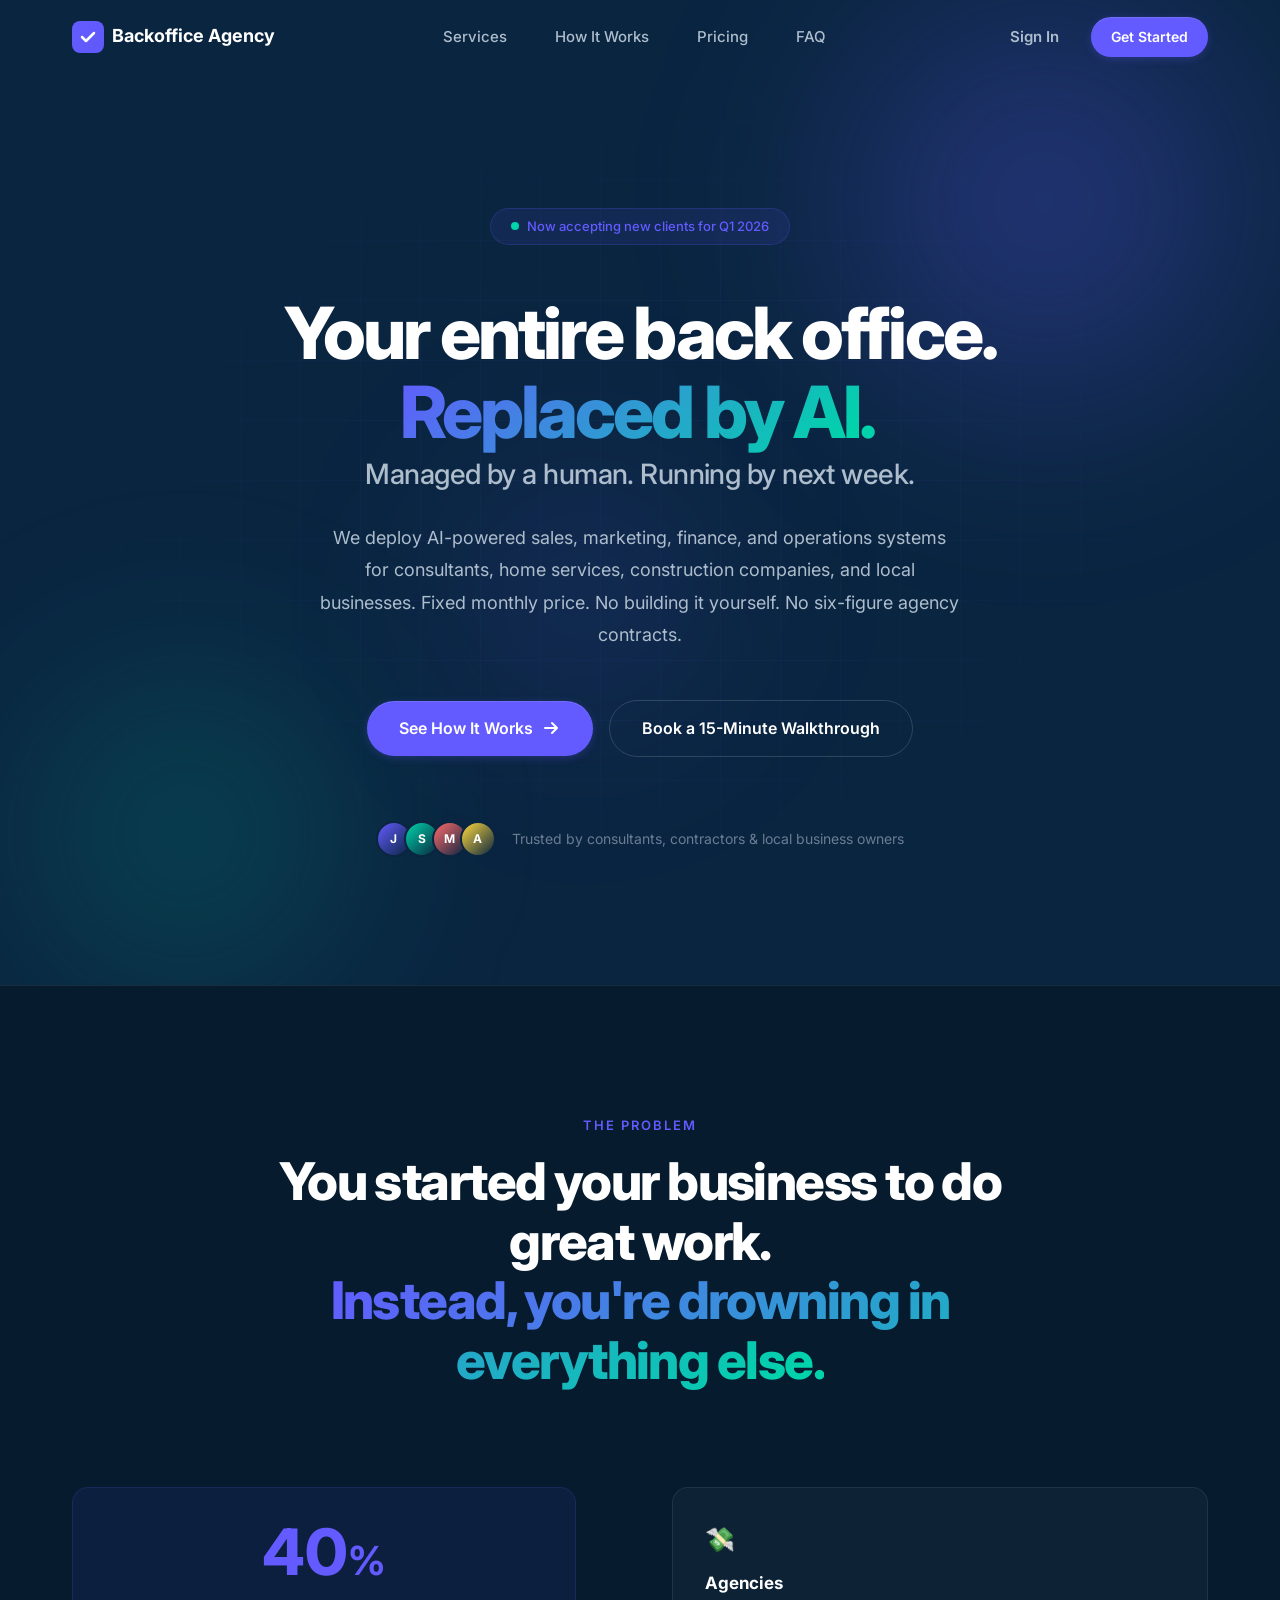
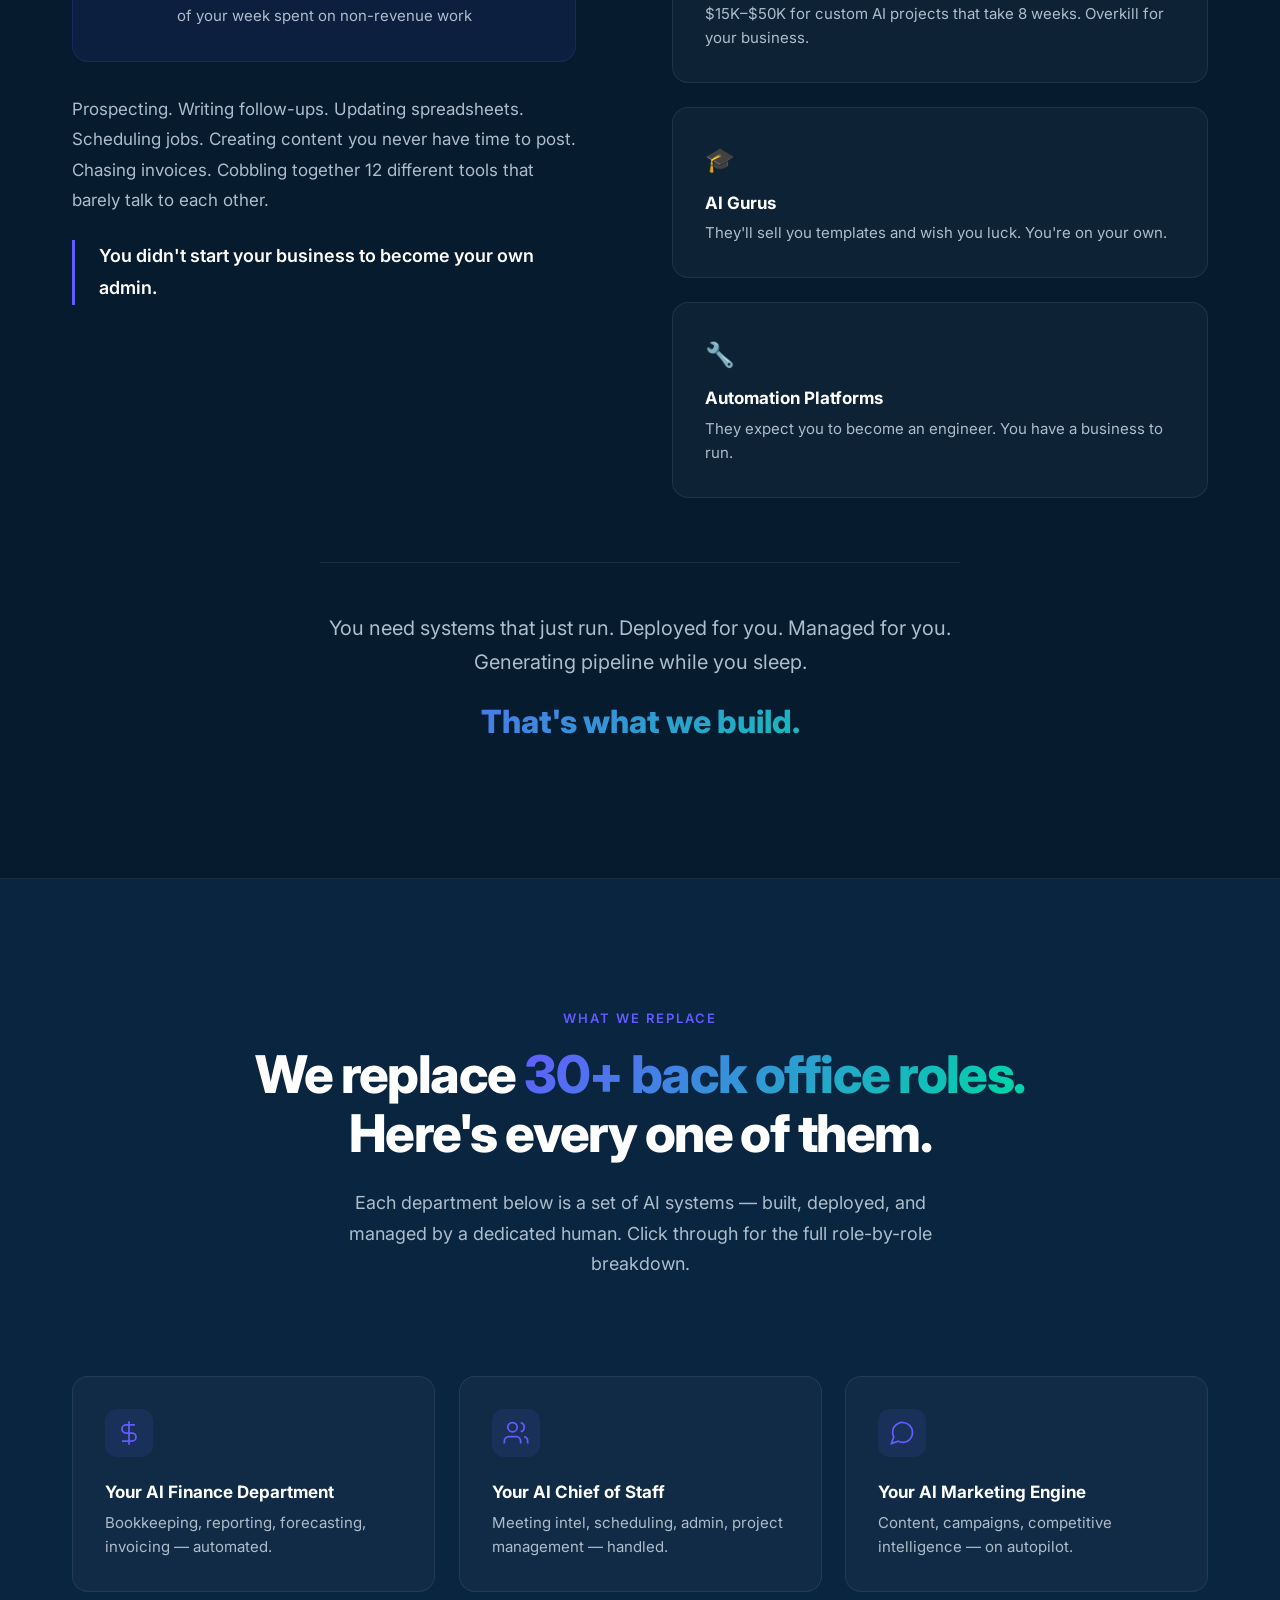
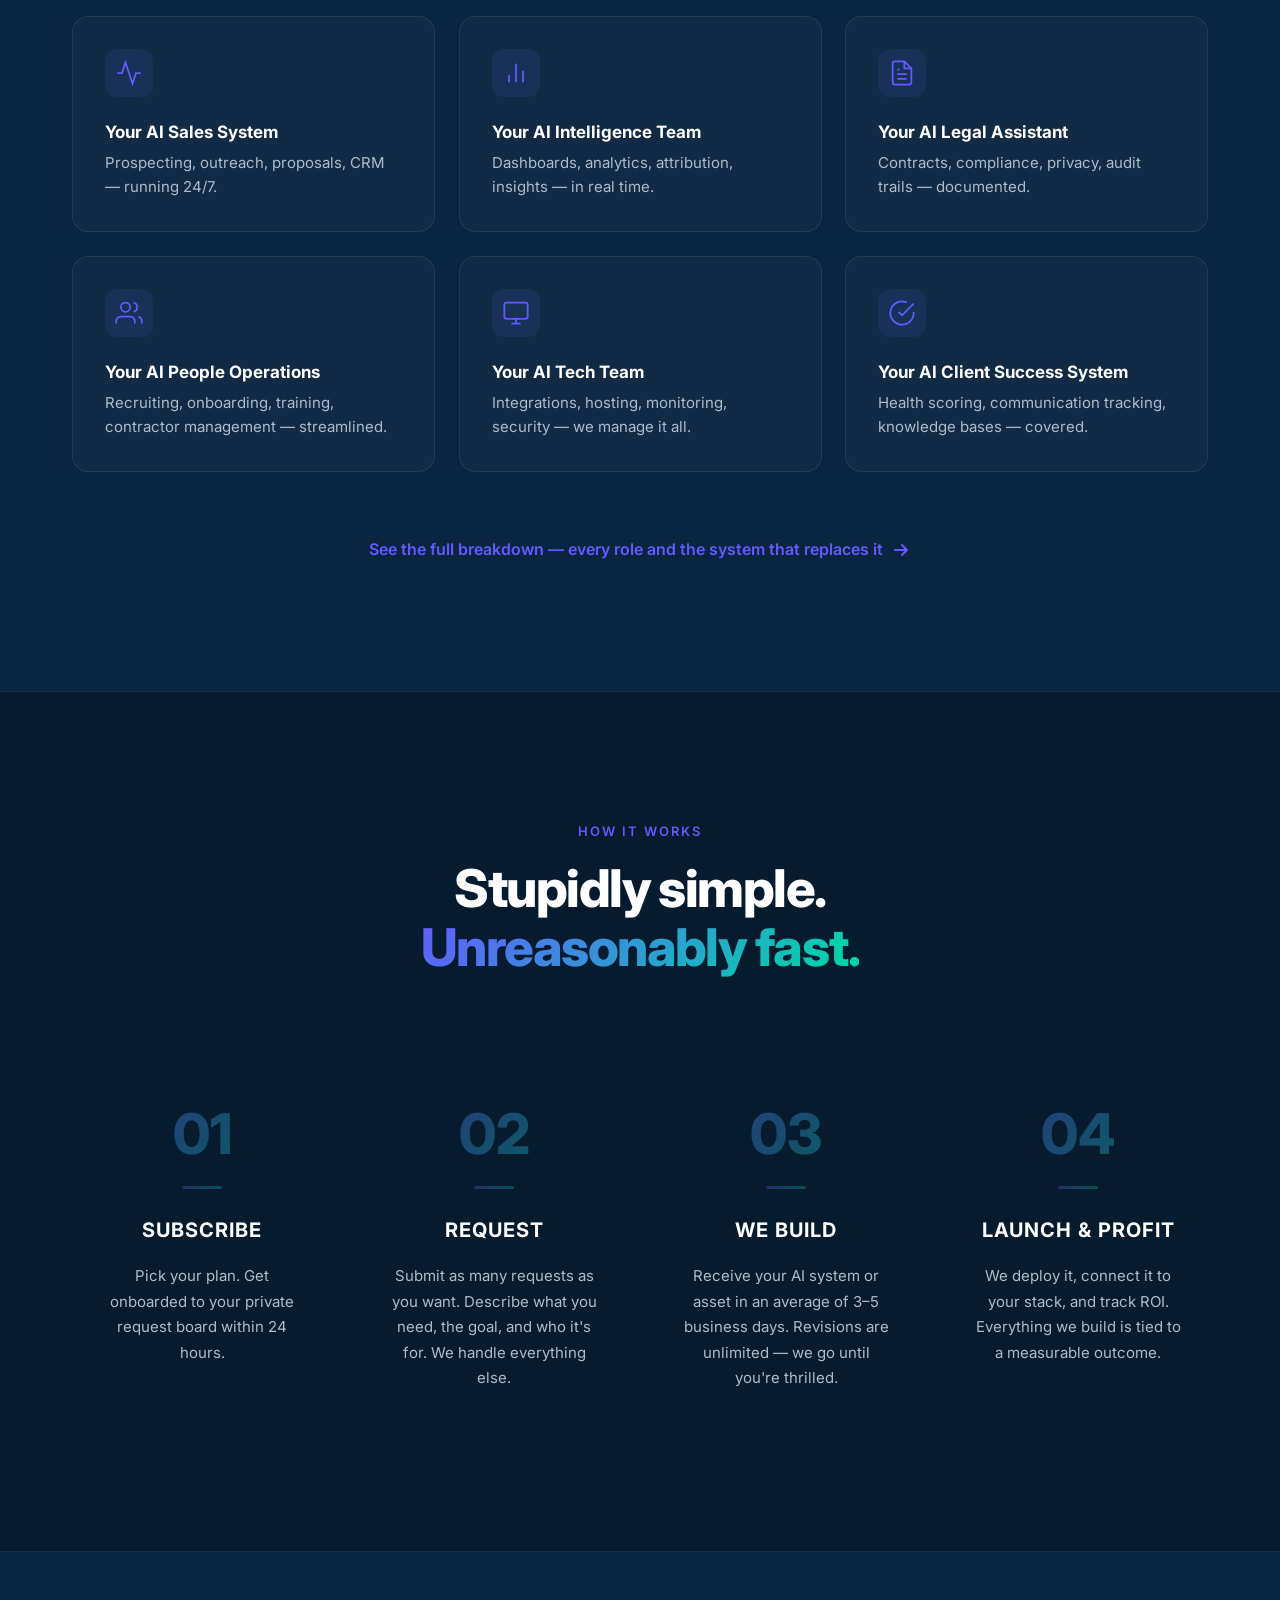
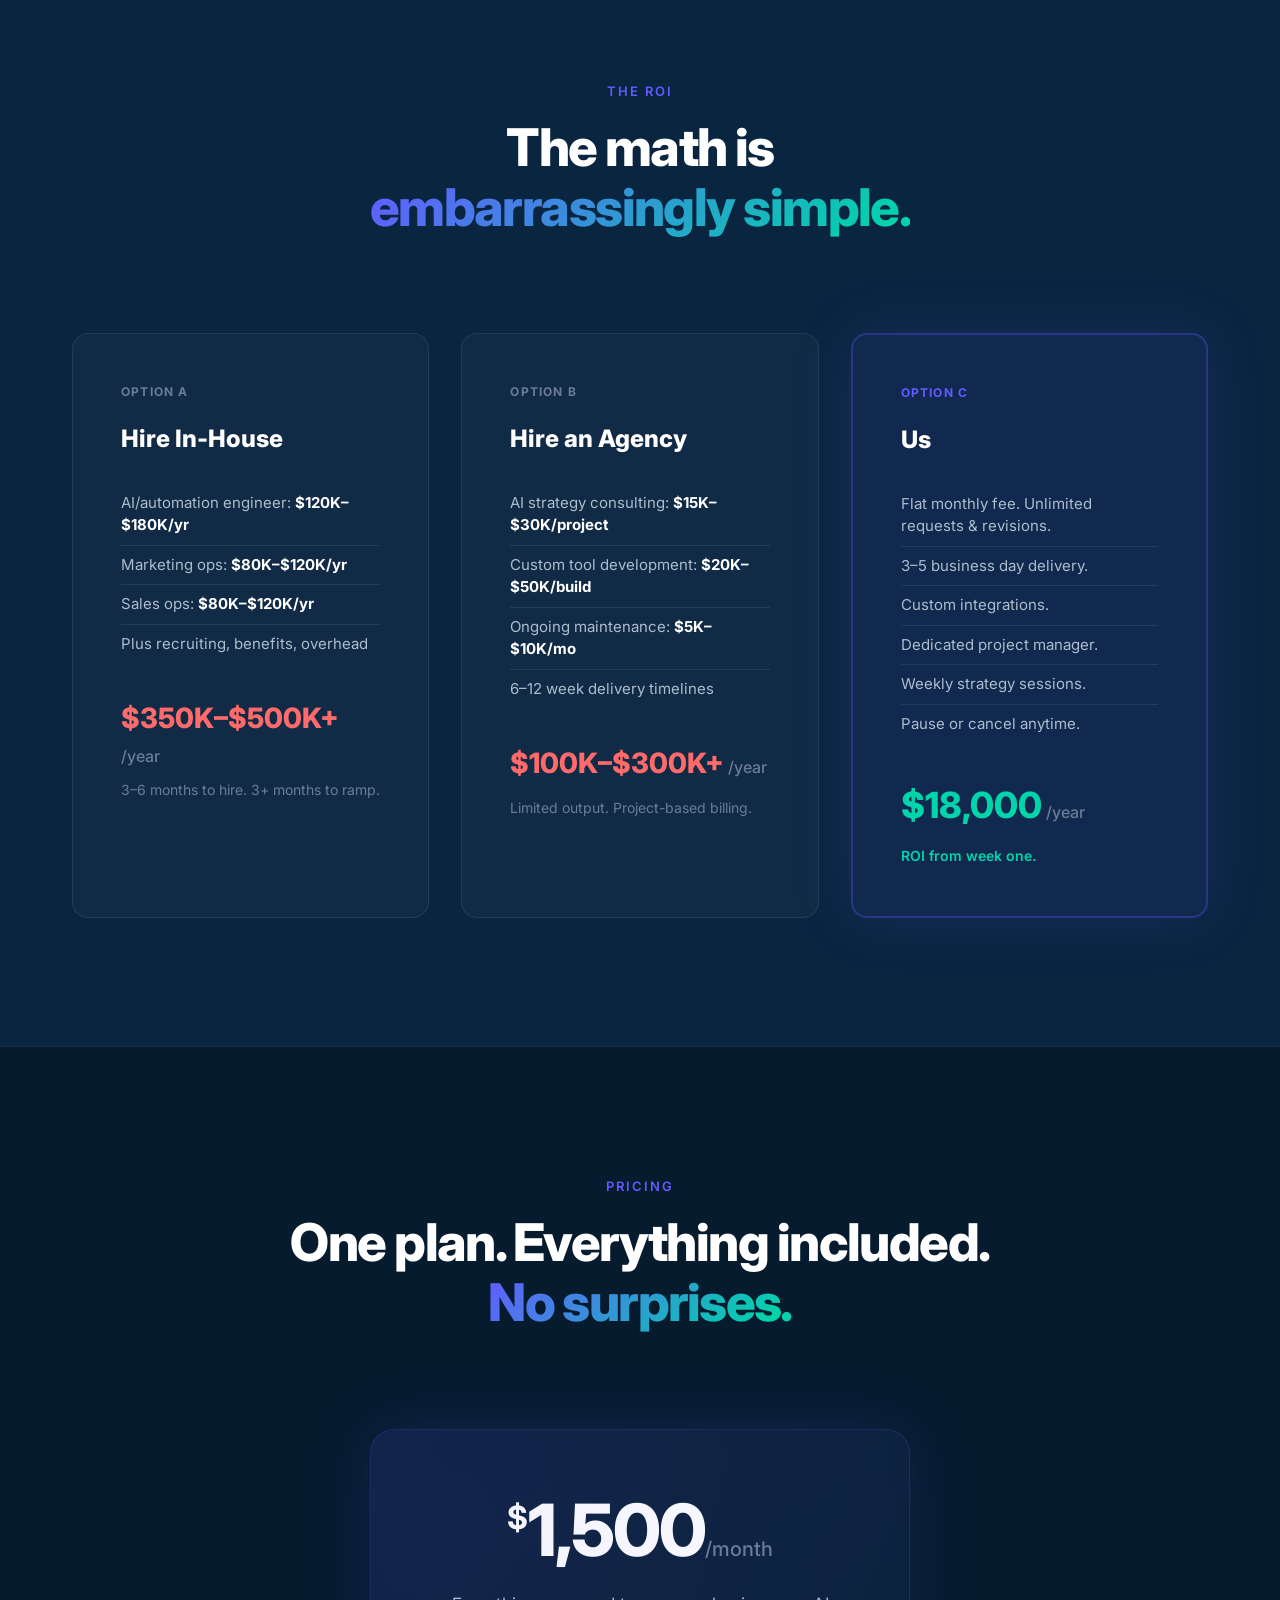
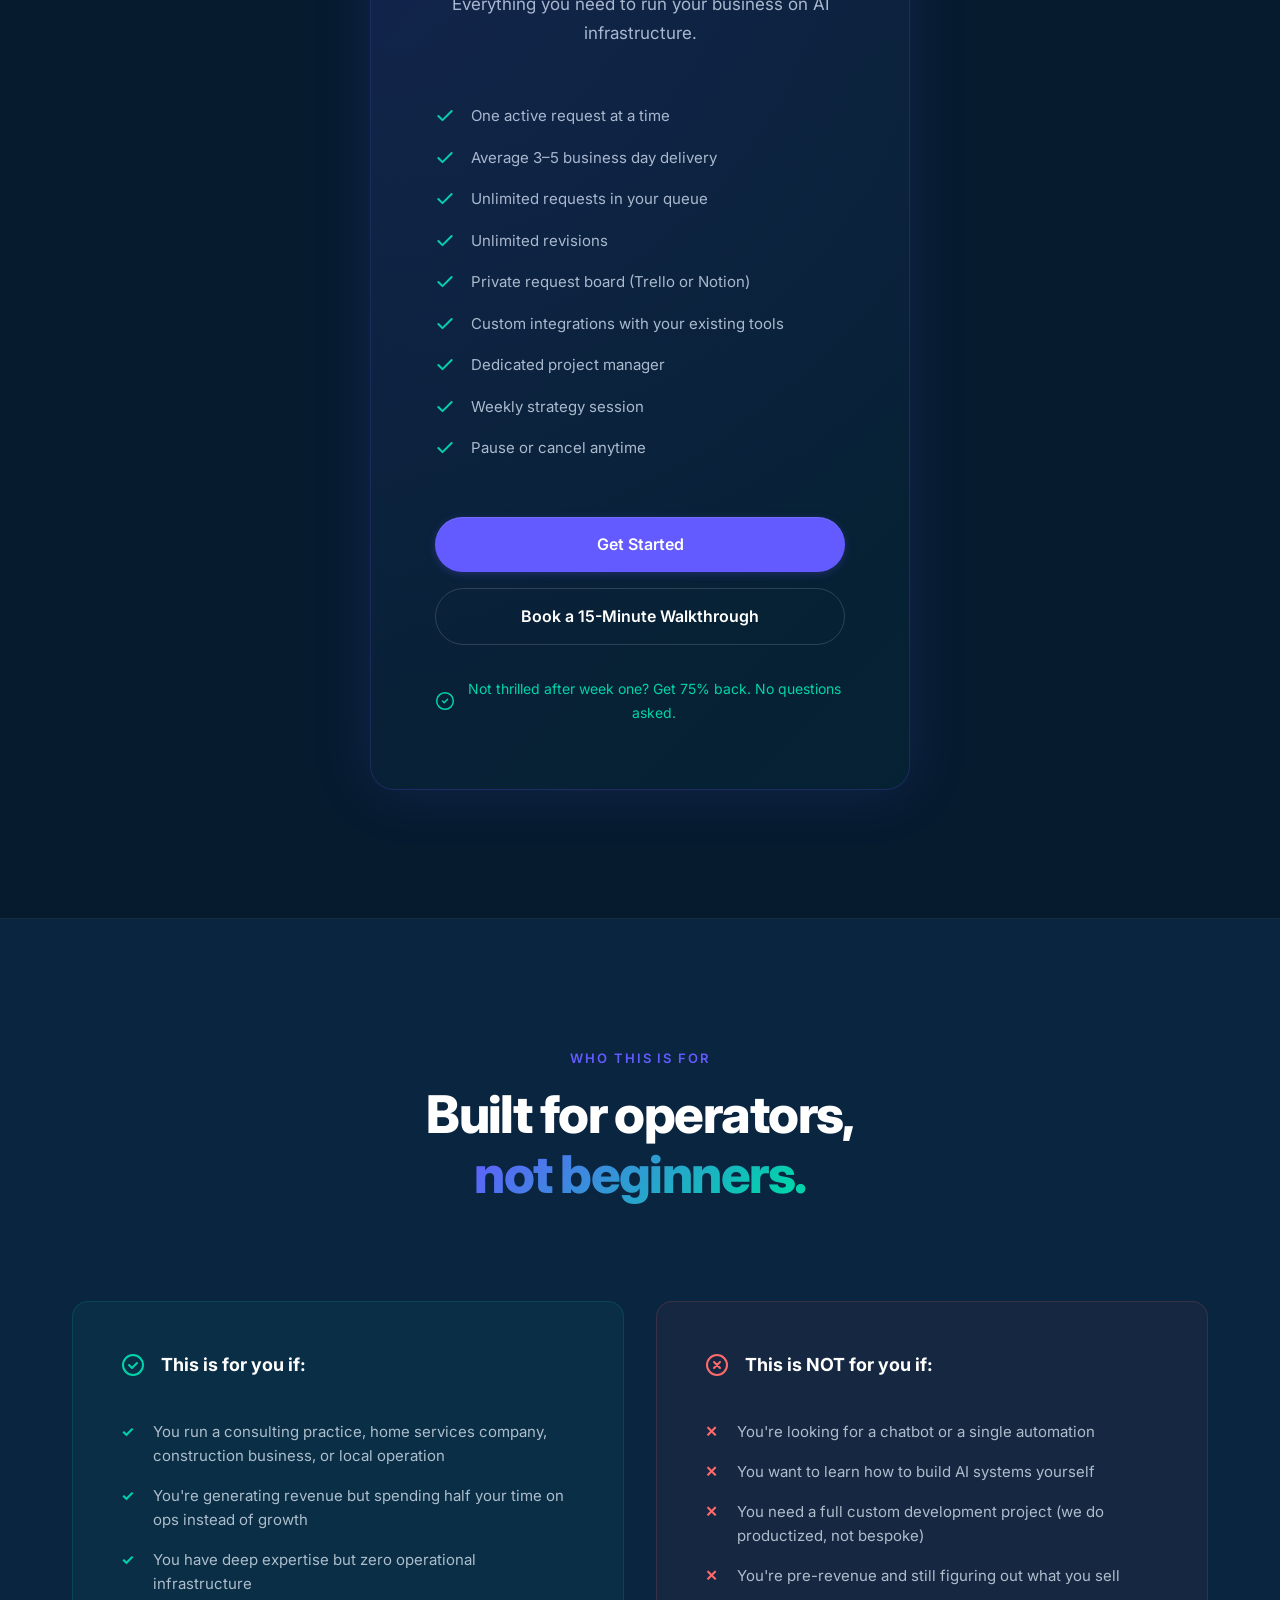
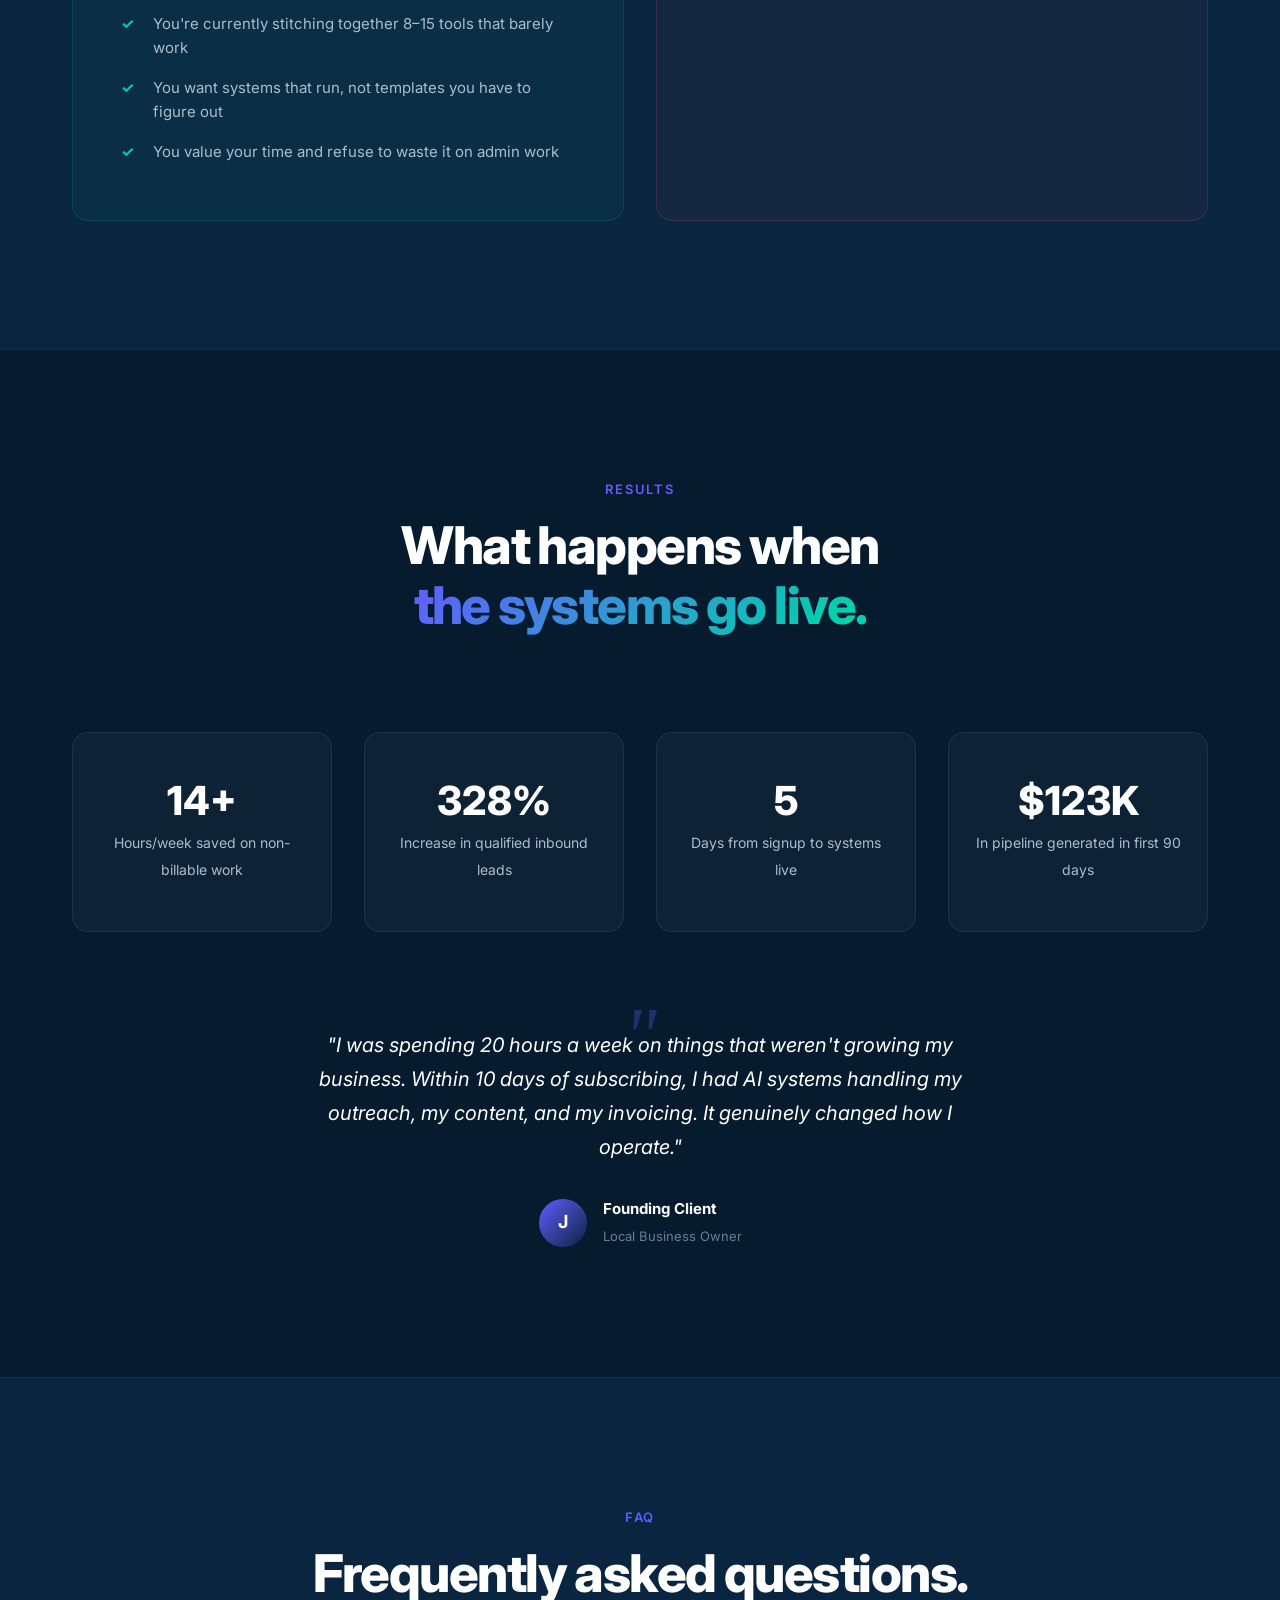
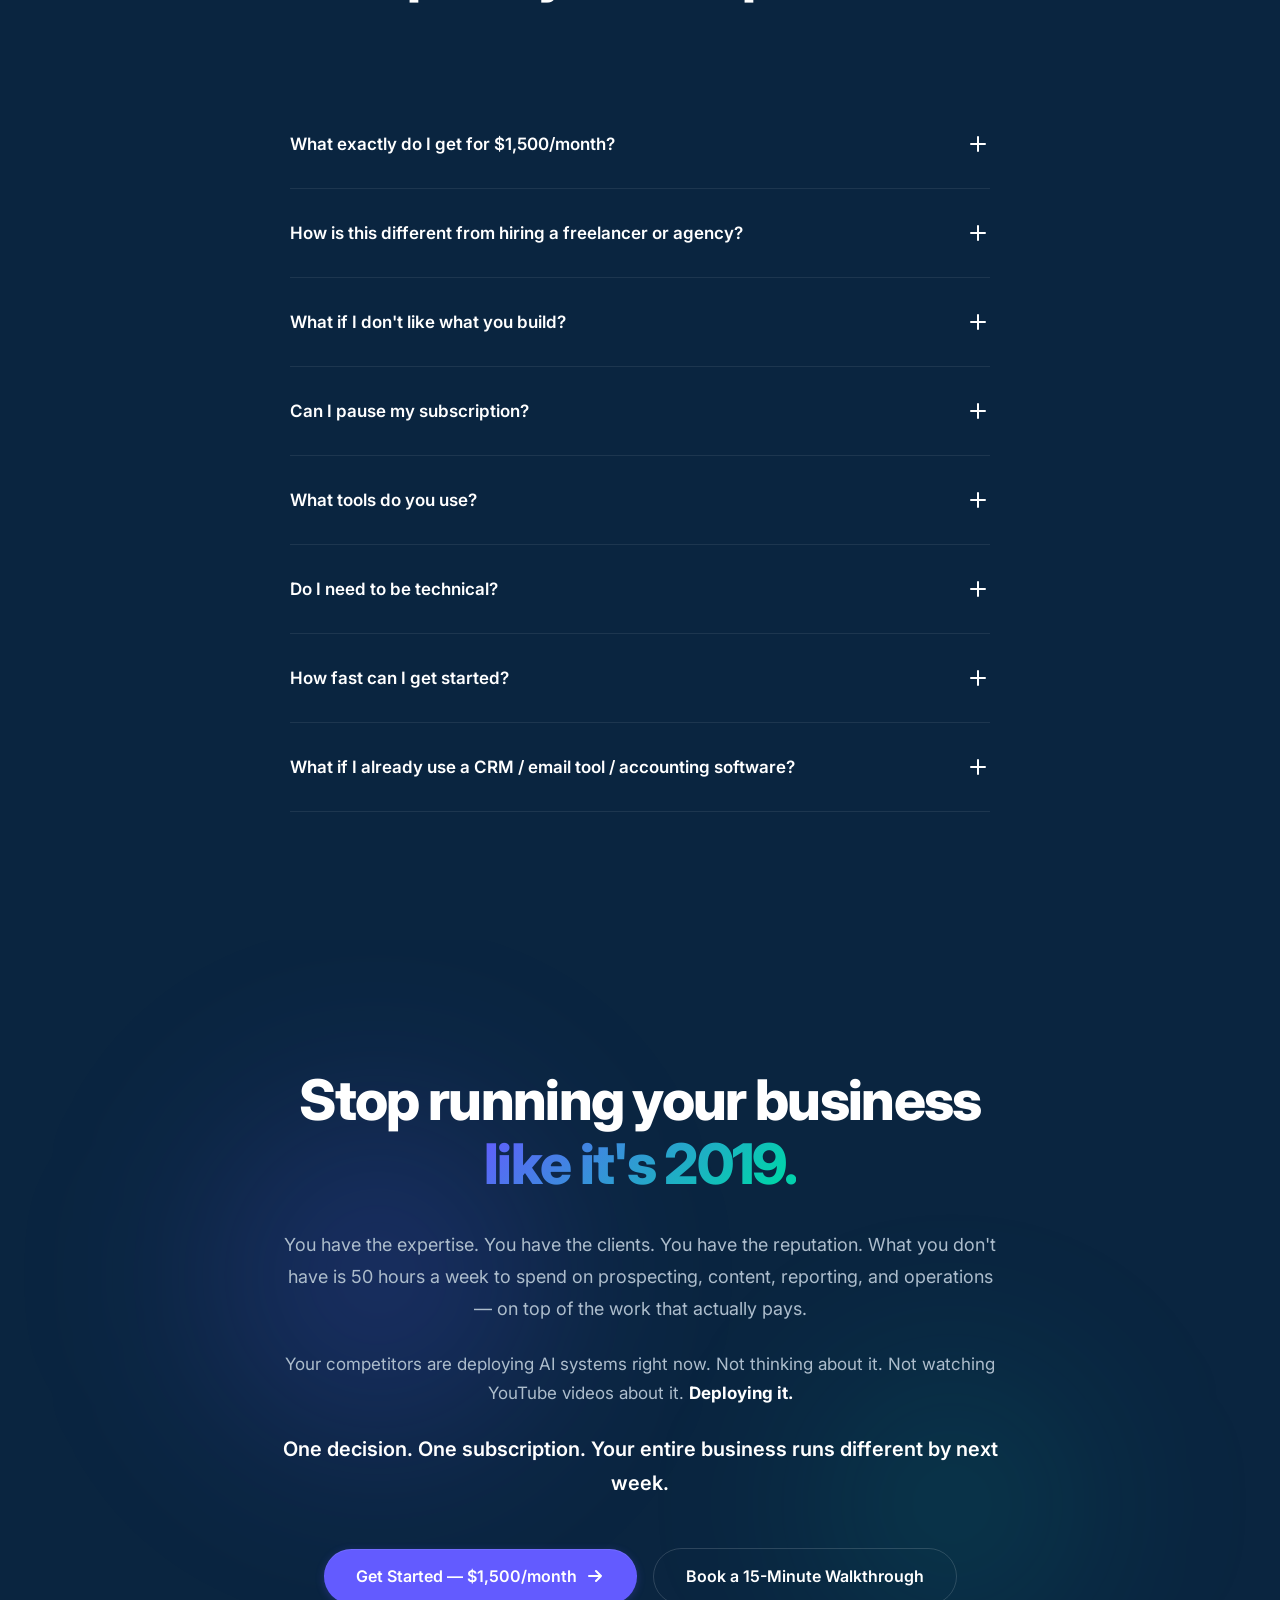
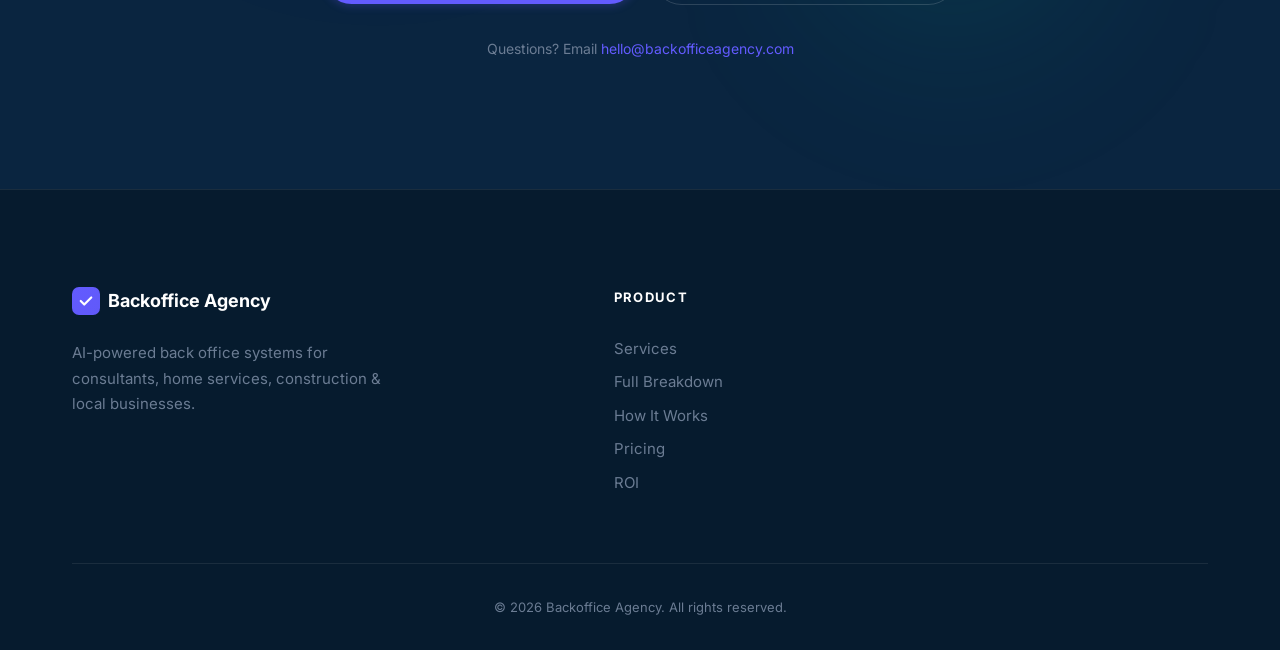
<file: index.html>
<!DOCTYPE html>
<html lang="en">
<head>
  <meta charset="UTF-8">
  <meta name="viewport" content="width=device-width, initial-scale=1.0">
  <title>Backoffice Agency — Your Entire Back Office, Replaced by AI | Consultants, Home Services, Construction &amp; Local Businesses</title>
  <link rel="stylesheet" href="styles.css">
  <link rel="preconnect" href="https://fonts.googleapis.com">
  <link rel="preconnect" href="https://fonts.gstatic.com" crossorigin>
  <link href="https://fonts.googleapis.com/css2?family=Inter:wght@400;500;600;700;800&display=swap" rel="stylesheet">
</head>
<body>

  <!-- ═══════════════════════════════════════════════════════════════════ -->
  <!-- NAVIGATION                                                        -->
  <!-- ═══════════════════════════════════════════════════════════════════ -->
  <nav class="navbar" id="navbar">
    <div class="nav-inner">
      <a href="#" class="logo">
        <svg width="32" height="32" viewBox="0 0 32 32" fill="none">
          <rect width="32" height="32" rx="8" fill="url(#logoGrad)"/>
          <path d="M10 16L14 20L22 12" stroke="white" stroke-width="2.5" stroke-linecap="round" stroke-linejoin="round"/>
          <defs>
            <linearGradient id="logoGrad" x1="0" y1="0" x2="32" y2="32">
              <stop stop-color="#635BFF"/>
              <stop offset="1" stop-color="#0A2540"/>
            </linearGradient>
          </defs>
        </svg>
        <span>Backoffice Agency</span>
      </a>
      <div class="nav-links">
        <a href="#what-we-replace">Services</a>
        <a href="#how-it-works">How It Works</a>
        <a href="#pricing">Pricing</a>
        <a href="#faq">FAQ</a>
      </div>
      <div class="nav-cta">
        <a href="#pricing" class="btn btn-ghost">Sign In</a>
        <a href="#pricing" class="btn btn-primary btn-sm">Get Started</a>
      </div>
      <button class="mobile-menu-btn" id="mobileMenuBtn" aria-label="Toggle menu">
        <span></span><span></span><span></span>
      </button>
    </div>
    <!-- Mobile menu -->
    <div class="mobile-menu" id="mobileMenu">
      <a href="#what-we-replace">Services</a>
      <a href="#how-it-works">How It Works</a>
      <a href="#pricing">Pricing</a>
      <a href="#faq">FAQ</a>
      <a href="#pricing" class="btn btn-primary" style="margin-top:1rem;text-align:center;">Get Started</a>
    </div>
  </nav>

  <!-- ═══════════════════════════════════════════════════════════════════ -->
  <!-- HERO                                                               -->
  <!-- ═══════════════════════════════════════════════════════════════════ -->
  <section class="hero" id="hero">
    <div class="hero-bg">
      <div class="gradient-orb orb-1"></div>
      <div class="gradient-orb orb-2"></div>
      <div class="gradient-orb orb-3"></div>
      <div class="hero-grid"></div>
    </div>
    <div class="container hero-content">
      <div class="hero-badge fade-up">
        <span class="badge-dot"></span>
        Now accepting new clients for Q1 2026
      </div>
      <h1 class="hero-headline fade-up delay-1">
        Your entire back office.<br>
        <span class="gradient-text">Replaced by AI.</span><br>
        <span class="hero-subline">Managed by a human. Running by next week.</span>
      </h1>
      <p class="hero-description fade-up delay-2">
        We deploy AI-powered sales, marketing, finance, and operations systems
        for consultants, home services, construction companies, and local businesses.
        Fixed monthly price. No building it yourself. No six-figure agency contracts.
      </p>
      <div class="hero-ctas fade-up delay-3">
        <a href="#how-it-works" class="btn btn-primary btn-lg">
          See How It Works
          <svg width="20" height="20" viewBox="0 0 20 20" fill="none"><path d="M4 10H16M16 10L11 5M16 10L11 15" stroke="currentColor" stroke-width="2" stroke-linecap="round" stroke-linejoin="round"/></svg>
        </a>
        <a href="#" class="btn btn-outline btn-lg">
          Book a 15-Minute Walkthrough
        </a>
      </div>
      <div class="hero-proof fade-up delay-4">
        <div class="avatar-stack">
          <div class="avatar" style="background: linear-gradient(135deg, #635BFF, #0A2540);">J</div>
          <div class="avatar" style="background: linear-gradient(135deg, #00D4AA, #0A2540);">S</div>
          <div class="avatar" style="background: linear-gradient(135deg, #FF6B6B, #0A2540);">M</div>
          <div class="avatar" style="background: linear-gradient(135deg, #FFD93D, #0A2540);">A</div>
        </div>
        <span>Trusted by consultants, contractors &amp; local business owners</span>
      </div>
    </div>
  </section>

  <!-- ═══════════════════════════════════════════════════════════════════ -->
  <!-- PROBLEM                                                            -->
  <!-- ═══════════════════════════════════════════════════════════════════ -->
  <section class="section problem-section" id="problem">
    <div class="container">
      <div class="section-header">
        <p class="section-label fade-up">The Problem</p>
        <h2 class="section-title fade-up delay-1">
          You started your business to do great work.<br>
          <span class="gradient-text">Instead, you're drowning in everything else.</span>
        </h2>
      </div>
      <div class="problem-grid">
        <div class="problem-main fade-up delay-2">
          <div class="stat-callout">
            <span class="stat-number" data-target="40">0</span><span class="stat-suffix">%</span>
            <span class="stat-label">of your week spent on non-revenue work</span>
          </div>
          <p>
            Prospecting. Writing follow-ups. Updating spreadsheets. Scheduling jobs.
            Creating content you never have time to post. Chasing invoices.
            Cobbling together 12 different tools that barely talk to each other.
          </p>
          <p class="highlight-text">
            You didn't start your business to become your own admin.
          </p>
        </div>
        <div class="problem-cards">
          <div class="problem-card fade-up delay-2">
            <div class="problem-card-icon">💸</div>
            <h3>Agencies</h3>
            <p>$15K–$50K for custom AI projects that take 8 weeks. Overkill for your business.</p>
          </div>
          <div class="problem-card fade-up delay-3">
            <div class="problem-card-icon">🎓</div>
            <h3>AI Gurus</h3>
            <p>They'll sell you templates and wish you luck. You're on your own.</p>
          </div>
          <div class="problem-card fade-up delay-4">
            <div class="problem-card-icon">🔧</div>
            <h3>Automation Platforms</h3>
            <p>They expect you to become an engineer. You have a business to run.</p>
          </div>
        </div>
      </div>
      <div class="problem-solution fade-up">
        <p>
          You need systems that just run. Deployed for you. Managed for you.
          Generating pipeline while you sleep.
        </p>
        <p class="gradient-text solution-tagline">That's what we build.</p>
      </div>
    </div>
  </section>

  <!-- ═══════════════════════════════════════════════════════════════════ -->
  <!-- WHAT WE REPLACE                                                    -->
  <!-- ═══════════════════════════════════════════════════════════════════ -->
  <section class="section replace-section" id="what-we-replace">
    <div class="container">
      <div class="section-header">
        <p class="section-label fade-up">What We Replace</p>
        <h2 class="section-title fade-up delay-1">
          We replace <span class="gradient-text">30+ back office roles.</span><br>
          Here's every one of them.
        </h2>
        <p class="section-subtitle fade-up delay-2">
          Each department below is a set of AI systems — built, deployed, and
          managed by a dedicated human. Click through for the full role-by-role breakdown.
        </p>
      </div>
      <div class="departments-grid">

        <div class="dept-card fade-up" data-tilt>
          <div class="dept-card-glow"></div>
          <div class="dept-icon">
            <svg width="28" height="28" viewBox="0 0 24 24" fill="none" stroke="currentColor" stroke-width="1.5"><path d="M12 2v20M17 5H9.5a3.5 3.5 0 000 7h5a3.5 3.5 0 010 7H6"/></svg>
          </div>
          <h3>Your AI Finance Department</h3>
          <p>Bookkeeping, reporting, forecasting, invoicing — automated.</p>
          <span class="dept-arrow">→</span>
        </div>

        <div class="dept-card fade-up" data-tilt>
          <div class="dept-card-glow"></div>
          <div class="dept-icon">
            <svg width="28" height="28" viewBox="0 0 24 24" fill="none" stroke="currentColor" stroke-width="1.5"><path d="M16 21v-2a4 4 0 00-4-4H6a4 4 0 00-4 4v2"/><circle cx="9" cy="7" r="4"/><path d="M22 21v-2a4 4 0 00-3-3.87M16 3.13a4 4 0 010 7.75"/></svg>
          </div>
          <h3>Your AI Chief of Staff</h3>
          <p>Meeting intel, scheduling, admin, project management — handled.</p>
          <span class="dept-arrow">→</span>
        </div>

        <div class="dept-card fade-up" data-tilt>
          <div class="dept-card-glow"></div>
          <div class="dept-icon">
            <svg width="28" height="28" viewBox="0 0 24 24" fill="none" stroke="currentColor" stroke-width="1.5"><path d="M21 11.5a8.38 8.38 0 01-.9 3.8 8.5 8.5 0 01-7.6 4.7 8.38 8.38 0 01-3.8-.9L3 21l1.9-5.7a8.38 8.38 0 01-.9-3.8 8.5 8.5 0 014.7-7.6 8.38 8.38 0 013.8-.9h.5a8.48 8.48 0 018 8v.5z"/></svg>
          </div>
          <h3>Your AI Marketing Engine</h3>
          <p>Content, campaigns, competitive intelligence — on autopilot.</p>
          <span class="dept-arrow">→</span>
        </div>

        <div class="dept-card fade-up" data-tilt>
          <div class="dept-card-glow"></div>
          <div class="dept-icon">
            <svg width="28" height="28" viewBox="0 0 24 24" fill="none" stroke="currentColor" stroke-width="1.5"><path d="M22 12h-4l-3 9L9 3l-3 9H2"/></svg>
          </div>
          <h3>Your AI Sales System</h3>
          <p>Prospecting, outreach, proposals, CRM — running 24/7.</p>
          <span class="dept-arrow">→</span>
        </div>

        <div class="dept-card fade-up" data-tilt>
          <div class="dept-card-glow"></div>
          <div class="dept-icon">
            <svg width="28" height="28" viewBox="0 0 24 24" fill="none" stroke="currentColor" stroke-width="1.5"><path d="M18 20V10M12 20V4M6 20v-6"/></svg>
          </div>
          <h3>Your AI Intelligence Team</h3>
          <p>Dashboards, analytics, attribution, insights — in real time.</p>
          <span class="dept-arrow">→</span>
        </div>

        <div class="dept-card fade-up" data-tilt>
          <div class="dept-card-glow"></div>
          <div class="dept-icon">
            <svg width="28" height="28" viewBox="0 0 24 24" fill="none" stroke="currentColor" stroke-width="1.5"><path d="M14 2H6a2 2 0 00-2 2v16a2 2 0 002 2h12a2 2 0 002-2V8z"/><path d="M14 2v6h6M16 13H8M16 17H8M10 9H8"/></svg>
          </div>
          <h3>Your AI Legal Assistant</h3>
          <p>Contracts, compliance, privacy, audit trails — documented.</p>
          <span class="dept-arrow">→</span>
        </div>

        <div class="dept-card fade-up" data-tilt>
          <div class="dept-card-glow"></div>
          <div class="dept-icon">
            <svg width="28" height="28" viewBox="0 0 24 24" fill="none" stroke="currentColor" stroke-width="1.5"><path d="M17 21v-2a4 4 0 00-4-4H5a4 4 0 00-4 4v2"/><circle cx="9" cy="7" r="4"/><path d="M23 21v-2a4 4 0 00-3-3.87M16 3.13a4 4 0 010 7.75"/></svg>
          </div>
          <h3>Your AI People Operations</h3>
          <p>Recruiting, onboarding, training, contractor management — streamlined.</p>
          <span class="dept-arrow">→</span>
        </div>

        <div class="dept-card fade-up" data-tilt>
          <div class="dept-card-glow"></div>
          <div class="dept-icon">
            <svg width="28" height="28" viewBox="0 0 24 24" fill="none" stroke="currentColor" stroke-width="1.5"><rect x="2" y="3" width="20" height="14" rx="2" ry="2"/><path d="M8 21h8M12 17v4"/></svg>
          </div>
          <h3>Your AI Tech Team</h3>
          <p>Integrations, hosting, monitoring, security — we manage it all.</p>
          <span class="dept-arrow">→</span>
        </div>

        <div class="dept-card fade-up" data-tilt>
          <div class="dept-card-glow"></div>
          <div class="dept-icon">
            <svg width="28" height="28" viewBox="0 0 24 24" fill="none" stroke="currentColor" stroke-width="1.5"><path d="M22 11.08V12a10 10 0 11-5.93-9.14"/><path d="M22 4L12 14.01l-3-3"/></svg>
          </div>
          <h3>Your AI Client Success System</h3>
          <p>Health scoring, communication tracking, knowledge bases — covered.</p>
          <span class="dept-arrow">→</span>
        </div>
      </div>
      <div class="section-cta fade-up">
        <a href="breakdown.html" class="link-arrow">
          See the full breakdown — every role and the system that replaces it
          <svg width="20" height="20" viewBox="0 0 20 20" fill="none"><path d="M4 10H16M16 10L11 5M16 10L11 15" stroke="currentColor" stroke-width="2" stroke-linecap="round" stroke-linejoin="round"/></svg>
        </a>
      </div>
    </div>
  </section>

  <!-- ═══════════════════════════════════════════════════════════════════ -->
  <!-- HOW IT WORKS                                                       -->
  <!-- ═══════════════════════════════════════════════════════════════════ -->
  <section class="section how-section" id="how-it-works">
    <div class="container">
      <div class="section-header">
        <p class="section-label fade-up">How It Works</p>
        <h2 class="section-title fade-up delay-1">
          Stupidly simple.<br>
          <span class="gradient-text">Unreasonably fast.</span>
        </h2>
      </div>
      <div class="steps-grid">
        <div class="step-card fade-up">
          <div class="step-number">01</div>
          <div class="step-line"></div>
          <h3>Subscribe</h3>
          <p>Pick your plan. Get onboarded to your private request board within 24 hours.</p>
        </div>
        <div class="step-card fade-up delay-1">
          <div class="step-number">02</div>
          <div class="step-line"></div>
          <h3>Request</h3>
          <p>Submit as many requests as you want. Describe what you need, the goal, and who it's for. We handle everything else.</p>
        </div>
        <div class="step-card fade-up delay-2">
          <div class="step-number">03</div>
          <div class="step-line"></div>
          <h3>We Build</h3>
          <p>Receive your AI system or asset in an average of 3–5 business days. Revisions are unlimited — we go until you're thrilled.</p>
        </div>
        <div class="step-card fade-up delay-3">
          <div class="step-number">04</div>
          <div class="step-line"></div>
          <h3>Launch &amp; Profit</h3>
          <p>We deploy it, connect it to your stack, and track ROI. Everything we build is tied to a measurable outcome.</p>
        </div>
      </div>
    </div>
  </section>

  <!-- ═══════════════════════════════════════════════════════════════════ -->
  <!-- ROI COMPARISON                                                     -->
  <!-- ═══════════════════════════════════════════════════════════════════ -->
  <section class="section roi-section" id="roi">
    <div class="container">
      <div class="section-header">
        <p class="section-label fade-up">The ROI</p>
        <h2 class="section-title fade-up delay-1">
          The math is<br>
          <span class="gradient-text">embarrassingly simple.</span>
        </h2>
      </div>
      <div class="comparison-grid">

        <div class="comparison-card card-bad fade-up">
          <div class="comparison-tag">Option A</div>
          <h3>Hire In-House</h3>
          <ul>
            <li>AI/automation engineer: <strong>$120K–$180K/yr</strong></li>
            <li>Marketing ops: <strong>$80K–$120K/yr</strong></li>
            <li>Sales ops: <strong>$80K–$120K/yr</strong></li>
            <li>Plus recruiting, benefits, overhead</li>
          </ul>
          <div class="comparison-total">
            <span class="comparison-price">$350K–$500K+</span>
            <span class="comparison-period">/year</span>
          </div>
          <p class="comparison-timeline">3–6 months to hire. 3+ months to ramp.</p>
        </div>

        <div class="comparison-card card-bad fade-up delay-1">
          <div class="comparison-tag">Option B</div>
          <h3>Hire an Agency</h3>
          <ul>
            <li>AI strategy consulting: <strong>$15K–$30K/project</strong></li>
            <li>Custom tool development: <strong>$20K–$50K/build</strong></li>
            <li>Ongoing maintenance: <strong>$5K–$10K/mo</strong></li>
            <li>6–12 week delivery timelines</li>
          </ul>
          <div class="comparison-total">
            <span class="comparison-price">$100K–$300K+</span>
            <span class="comparison-period">/year</span>
          </div>
          <p class="comparison-timeline">Limited output. Project-based billing.</p>
        </div>

        <div class="comparison-card card-good fade-up delay-2">
          <div class="comparison-tag tag-highlight">Option C</div>
          <h3>Us</h3>
          <ul>
            <li>Flat monthly fee. Unlimited requests &amp; revisions.</li>
            <li>3–5 business day delivery.</li>
            <li>Custom integrations.</li>
            <li>Dedicated project manager.</li>
            <li>Weekly strategy sessions.</li>
            <li>Pause or cancel anytime.</li>
          </ul>
          <div class="comparison-total">
            <span class="comparison-price highlight-price">$18,000</span>
            <span class="comparison-period">/year</span>
          </div>
          <p class="comparison-timeline good-timeline">ROI from week one.</p>
        </div>

      </div>
    </div>
  </section>

  <!-- ═══════════════════════════════════════════════════════════════════ -->
  <!-- PRICING                                                            -->
  <!-- ═══════════════════════════════════════════════════════════════════ -->
  <section class="section pricing-section" id="pricing">
    <div class="container">
      <div class="section-header">
        <p class="section-label fade-up">Pricing</p>
        <h2 class="section-title fade-up delay-1">
          One plan. Everything included.<br>
          <span class="gradient-text">No surprises.</span>
        </h2>
      </div>
      <div class="pricing-card-wrapper fade-up delay-2">
        <div class="pricing-card">
          <div class="pricing-card-glow"></div>
          <div class="pricing-amount">
            <span class="currency">$</span><span class="price">1,500</span><span class="period">/month</span>
          </div>
          <p class="pricing-desc">Everything you need to run your business on AI infrastructure.</p>
          <ul class="pricing-features">
            <li>
              <svg width="20" height="20" viewBox="0 0 20 20" fill="none"><path d="M16.667 5L7.5 14.167 3.333 10" stroke="#00D4AA" stroke-width="2" stroke-linecap="round" stroke-linejoin="round"/></svg>
              One active request at a time
            </li>
            <li>
              <svg width="20" height="20" viewBox="0 0 20 20" fill="none"><path d="M16.667 5L7.5 14.167 3.333 10" stroke="#00D4AA" stroke-width="2" stroke-linecap="round" stroke-linejoin="round"/></svg>
              Average 3–5 business day delivery
            </li>
            <li>
              <svg width="20" height="20" viewBox="0 0 20 20" fill="none"><path d="M16.667 5L7.5 14.167 3.333 10" stroke="#00D4AA" stroke-width="2" stroke-linecap="round" stroke-linejoin="round"/></svg>
              Unlimited requests in your queue
            </li>
            <li>
              <svg width="20" height="20" viewBox="0 0 20 20" fill="none"><path d="M16.667 5L7.5 14.167 3.333 10" stroke="#00D4AA" stroke-width="2" stroke-linecap="round" stroke-linejoin="round"/></svg>
              Unlimited revisions
            </li>
            <li>
              <svg width="20" height="20" viewBox="0 0 20 20" fill="none"><path d="M16.667 5L7.5 14.167 3.333 10" stroke="#00D4AA" stroke-width="2" stroke-linecap="round" stroke-linejoin="round"/></svg>
              Private request board (Trello or Notion)
            </li>
            <li>
              <svg width="20" height="20" viewBox="0 0 20 20" fill="none"><path d="M16.667 5L7.5 14.167 3.333 10" stroke="#00D4AA" stroke-width="2" stroke-linecap="round" stroke-linejoin="round"/></svg>
              Custom integrations with your existing tools
            </li>
            <li>
              <svg width="20" height="20" viewBox="0 0 20 20" fill="none"><path d="M16.667 5L7.5 14.167 3.333 10" stroke="#00D4AA" stroke-width="2" stroke-linecap="round" stroke-linejoin="round"/></svg>
              Dedicated project manager
            </li>
            <li>
              <svg width="20" height="20" viewBox="0 0 20 20" fill="none"><path d="M16.667 5L7.5 14.167 3.333 10" stroke="#00D4AA" stroke-width="2" stroke-linecap="round" stroke-linejoin="round"/></svg>
              Weekly strategy session
            </li>
            <li>
              <svg width="20" height="20" viewBox="0 0 20 20" fill="none"><path d="M16.667 5L7.5 14.167 3.333 10" stroke="#00D4AA" stroke-width="2" stroke-linecap="round" stroke-linejoin="round"/></svg>
              Pause or cancel anytime
            </li>
          </ul>
          <div class="pricing-ctas">
            <a href="#" class="btn btn-primary btn-lg btn-full">Get Started</a>
            <a href="#" class="btn btn-outline btn-lg btn-full">Book a 15-Minute Walkthrough</a>
          </div>
          <div class="pricing-guarantee">
            <svg width="20" height="20" viewBox="0 0 20 20" fill="none"><path d="M10 18.333a8.333 8.333 0 100-16.667 8.333 8.333 0 000 16.667z" stroke="#00D4AA" stroke-width="1.5"/><path d="M7.5 10l1.667 1.667L12.5 8.333" stroke="#00D4AA" stroke-width="1.5" stroke-linecap="round" stroke-linejoin="round"/></svg>
            Not thrilled after week one? Get 75% back. No questions asked.
          </div>
        </div>
      </div>
    </div>
  </section>

  <!-- ═══════════════════════════════════════════════════════════════════ -->
  <!-- WHO THIS IS FOR                                                    -->
  <!-- ═══════════════════════════════════════════════════════════════════ -->
  <section class="section who-section" id="who">
    <div class="container">
      <div class="section-header">
        <p class="section-label fade-up">Who This Is For</p>
        <h2 class="section-title fade-up delay-1">
          Built for operators,<br>
          <span class="gradient-text">not beginners.</span>
        </h2>
      </div>
      <div class="who-grid">
        <div class="who-card who-yes fade-up">
          <h3>
            <svg width="24" height="24" viewBox="0 0 24 24" fill="none"><circle cx="12" cy="12" r="10" stroke="#00D4AA" stroke-width="2"/><path d="M8 12l3 3 5-5" stroke="#00D4AA" stroke-width="2" stroke-linecap="round" stroke-linejoin="round"/></svg>
            This is for you if:
          </h3>
          <ul>
            <li>You run a consulting practice, home services company, construction business, or local operation</li>
            <li>You're generating revenue but spending half your time on ops instead of growth</li>
            <li>You have deep expertise but zero operational infrastructure</li>
            <li>You're currently stitching together 8–15 tools that barely work</li>
            <li>You want systems that run, not templates you have to figure out</li>
            <li>You value your time and refuse to waste it on admin work</li>
          </ul>
        </div>
        <div class="who-card who-no fade-up delay-1">
          <h3>
            <svg width="24" height="24" viewBox="0 0 24 24" fill="none"><circle cx="12" cy="12" r="10" stroke="#FF6B6B" stroke-width="2"/><path d="M15 9l-6 6M9 9l6 6" stroke="#FF6B6B" stroke-width="2" stroke-linecap="round" stroke-linejoin="round"/></svg>
            This is NOT for you if:
          </h3>
          <ul>
            <li>You're looking for a chatbot or a single automation</li>
            <li>You want to learn how to build AI systems yourself</li>
            <li>You need a full custom development project (we do productized, not bespoke)</li>
            <li>You're pre-revenue and still figuring out what you sell</li>
          </ul>
        </div>
      </div>
    </div>
  </section>

  <!-- ═══════════════════════════════════════════════════════════════════ -->
  <!-- SOCIAL PROOF / STATS                                               -->
  <!-- ═══════════════════════════════════════════════════════════════════ -->
  <section class="section proof-section" id="proof">
    <div class="container">
      <div class="section-header">
        <p class="section-label fade-up">Results</p>
        <h2 class="section-title fade-up delay-1">
          What happens when<br>
          <span class="gradient-text">the systems go live.</span>
        </h2>
      </div>
      <div class="stats-grid">
        <div class="stat-card fade-up">
          <span class="stat-value"><span data-target="15">0</span>+</span>
          <span class="stat-desc">Hours/week saved on non-billable work</span>
        </div>
        <div class="stat-card fade-up delay-1">
          <span class="stat-value"><span data-target="340">0</span>%</span>
          <span class="stat-desc">Increase in qualified inbound leads</span>
        </div>
        <div class="stat-card fade-up delay-2">
          <span class="stat-value"><span data-target="5">0</span></span>
          <span class="stat-desc">Days from signup to systems live</span>
        </div>
        <div class="stat-card fade-up delay-3">
          <span class="stat-value">$<span data-target="127">0</span>K</span>
          <span class="stat-desc">In pipeline generated in first 90 days</span>
        </div>
      </div>
      <div class="testimonial fade-up">
        <blockquote>
          "I was spending 20 hours a week on things that weren't growing my business. Within 10 days of subscribing, I had AI systems handling my outreach, my content, and my invoicing. It genuinely changed how I operate."
        </blockquote>
        <div class="testimonial-author">
          <div class="testimonial-avatar" style="background: linear-gradient(135deg, #635BFF, #0A2540);">J</div>
          <div>
            <strong>Founding Client</strong>
            <span>Local Business Owner</span>
          </div>
        </div>
      </div>
    </div>
  </section>

  <!-- ═══════════════════════════════════════════════════════════════════ -->
  <!-- FAQ                                                                -->
  <!-- ═══════════════════════════════════════════════════════════════════ -->
  <section class="section faq-section" id="faq">
    <div class="container container-narrow">
      <div class="section-header">
        <p class="section-label fade-up">FAQ</p>
        <h2 class="section-title fade-up delay-1">
          Frequently asked questions.
        </h2>
      </div>
      <div class="faq-list">

        <div class="faq-item fade-up">
          <button class="faq-question" aria-expanded="false">
            <span>What exactly do I get for $1,500/month?</span>
            <svg class="faq-icon" width="24" height="24" viewBox="0 0 24 24" fill="none"><path d="M12 5v14M5 12h14" stroke="currentColor" stroke-width="2" stroke-linecap="round"/></svg>
          </button>
          <div class="faq-answer">
            <p>Unlimited AI system requests, built and deployed for your business. You submit requests through a private board. We build one at a time, averaging 3–5 business days per deliverable, with unlimited revisions. You also get a dedicated project manager and weekly strategy calls.</p>
          </div>
        </div>

        <div class="faq-item fade-up">
          <button class="faq-question" aria-expanded="false">
            <span>How is this different from hiring a freelancer or agency?</span>
            <svg class="faq-icon" width="24" height="24" viewBox="0 0 24 24" fill="none"><path d="M12 5v14M5 12h14" stroke="currentColor" stroke-width="2" stroke-linecap="round"/></svg>
          </button>
          <div class="faq-answer">
            <p>Freelancers and agencies charge $15K–$50K per project and take 6–12 weeks. We deploy pre-built, battle-tested systems configured to your business in days. Fixed monthly cost, not project-based billing. And you get unlimited requests — not a single deliverable.</p>
          </div>
        </div>

        <div class="faq-item fade-up">
          <button class="faq-question" aria-expanded="false">
            <span>What if I don't like what you build?</span>
            <svg class="faq-icon" width="24" height="24" viewBox="0 0 24 24" fill="none"><path d="M12 5v14M5 12h14" stroke="currentColor" stroke-width="2" stroke-linecap="round"/></svg>
          </button>
          <div class="faq-answer">
            <p>Revisions are unlimited. We iterate until you're happy. And if you're not satisfied after your first week, we'll refund 75% with no questions asked.</p>
          </div>
        </div>

        <div class="faq-item fade-up">
          <button class="faq-question" aria-expanded="false">
            <span>Can I pause my subscription?</span>
            <svg class="faq-icon" width="24" height="24" viewBox="0 0 24 24" fill="none"><path d="M12 5v14M5 12h14" stroke="currentColor" stroke-width="2" stroke-linecap="round"/></svg>
          </button>
          <div class="faq-answer">
            <p>Yes. Pause anytime if you're between projects or taking time off. Your systems stay configured. Unpause when you're ready.</p>
          </div>
        </div>

        <div class="faq-item fade-up">
          <button class="faq-question" aria-expanded="false">
            <span>What tools do you use?</span>
            <svg class="faq-icon" width="24" height="24" viewBox="0 0 24 24" fill="none"><path d="M12 5v14M5 12h14" stroke="currentColor" stroke-width="2" stroke-linecap="round"/></svg>
          </button>
          <div class="faq-answer">
            <p>Our stack includes n8n, Claude, GPT-4o, Apollo, Gamma, HubSpot, Airtable, and 20+ other tools depending on what your business needs. You don't need to learn any of them. We handle everything.</p>
          </div>
        </div>

        <div class="faq-item fade-up">
          <button class="faq-question" aria-expanded="false">
            <span>Do I need to be technical?</span>
            <svg class="faq-icon" width="24" height="24" viewBox="0 0 24 24" fill="none"><path d="M12 5v14M5 12h14" stroke="currentColor" stroke-width="2" stroke-linecap="round"/></svg>
          </button>
          <div class="faq-answer">
            <p>No. You describe what you need in plain English. We build it, deploy it, connect it to your tools, and show you how to use it.</p>
          </div>
        </div>

        <div class="faq-item fade-up">
          <button class="faq-question" aria-expanded="false">
            <span>How fast can I get started?</span>
            <svg class="faq-icon" width="24" height="24" viewBox="0 0 24 24" fill="none"><path d="M12 5v14M5 12h14" stroke="currentColor" stroke-width="2" stroke-linecap="round"/></svg>
          </button>
          <div class="faq-answer">
            <p>You're onboarded within 24 hours of subscribing. Most clients have their first system live within the first week.</p>
          </div>
        </div>

        <div class="faq-item fade-up">
          <button class="faq-question" aria-expanded="false">
            <span>What if I already use a CRM / email tool / accounting software?</span>
            <svg class="faq-icon" width="24" height="24" viewBox="0 0 24 24" fill="none"><path d="M12 5v14M5 12h14" stroke="currentColor" stroke-width="2" stroke-linecap="round"/></svg>
          </button>
          <div class="faq-answer">
            <p>We integrate with your existing stack. HubSpot, Salesforce, QuickBooks, Google Workspace, Slack, Notion — whatever you use, we connect to it. No ripping and replacing.</p>
          </div>
        </div>

      </div>
    </div>
  </section>

  <!-- ═══════════════════════════════════════════════════════════════════ -->
  <!-- FINAL CTA                                                          -->
  <!-- ═══════════════════════════════════════════════════════════════════ -->
  <section class="section final-cta-section" id="final-cta">
    <div class="final-cta-bg">
      <div class="gradient-orb orb-cta-1"></div>
      <div class="gradient-orb orb-cta-2"></div>
    </div>
    <div class="container">
      <div class="final-cta-content">
        <h2 class="fade-up">
          Stop running your business<br>
          <span class="gradient-text">like it's 2019.</span>
        </h2>
        <p class="final-cta-body fade-up delay-1">
          You have the expertise. You have the clients. You have the reputation.
          What you don't have is 50 hours a week to spend on prospecting,
          content, reporting, and operations — on top of the work that actually pays.
        </p>
        <p class="final-cta-urgency fade-up delay-2">
          Your competitors are deploying AI systems right now. Not thinking
          about it. Not watching YouTube videos about it. <strong>Deploying it.</strong>
        </p>
        <p class="final-cta-closer fade-up delay-3">
          One decision. One subscription. Your entire business runs different by next week.
        </p>
        <div class="final-cta-buttons fade-up delay-3">
          <a href="#pricing" class="btn btn-primary btn-lg">
            Get Started — $1,500/month
            <svg width="20" height="20" viewBox="0 0 20 20" fill="none"><path d="M4 10H16M16 10L11 5M16 10L11 15" stroke="currentColor" stroke-width="2" stroke-linecap="round" stroke-linejoin="round"/></svg>
          </a>
          <a href="#" class="btn btn-outline btn-lg">Book a 15-Minute Walkthrough</a>
        </div>
        <p class="final-cta-email fade-up delay-4">
          Questions? Email <a href="mailto:hello@backofficeagency.com">hello@backofficeagency.com</a>
        </p>
      </div>
    </div>
  </section>

  <!-- ═══════════════════════════════════════════════════════════════════ -->
  <!-- FOOTER                                                             -->
  <!-- ═══════════════════════════════════════════════════════════════════ -->
  <footer class="footer">
    <div class="container">
      <div class="footer-inner">
        <div class="footer-brand">
          <a href="#" class="logo">
            <svg width="28" height="28" viewBox="0 0 32 32" fill="none">
              <rect width="32" height="32" rx="8" fill="url(#logoGrad2)"/>
              <path d="M10 16L14 20L22 12" stroke="white" stroke-width="2.5" stroke-linecap="round" stroke-linejoin="round"/>
              <defs>
                <linearGradient id="logoGrad2" x1="0" y1="0" x2="32" y2="32">
                  <stop stop-color="#635BFF"/>
                  <stop offset="1" stop-color="#0A2540"/>
                </linearGradient>
              </defs>
            </svg>
            <span>Backoffice Agency</span>
          </a>
          <p>AI-powered back office systems for consultants, home services, construction &amp; local businesses.</p>
        </div>
        <div class="footer-links">
          <div class="footer-col">
            <h4>Product</h4>
            <a href="#what-we-replace">Services</a>
            <a href="breakdown.html">Full Breakdown</a>
            <a href="#how-it-works">How It Works</a>
            <a href="#pricing">Pricing</a>
            <a href="#roi">ROI</a>
          </div>
        </div>
      </div>
      <div class="footer-bottom">
        <p>&copy; 2026 Backoffice Agency. All rights reserved.</p>
      </div>
    </div>
  </footer>

  <script src="script.js"></script>
</body>
</html>
</file>
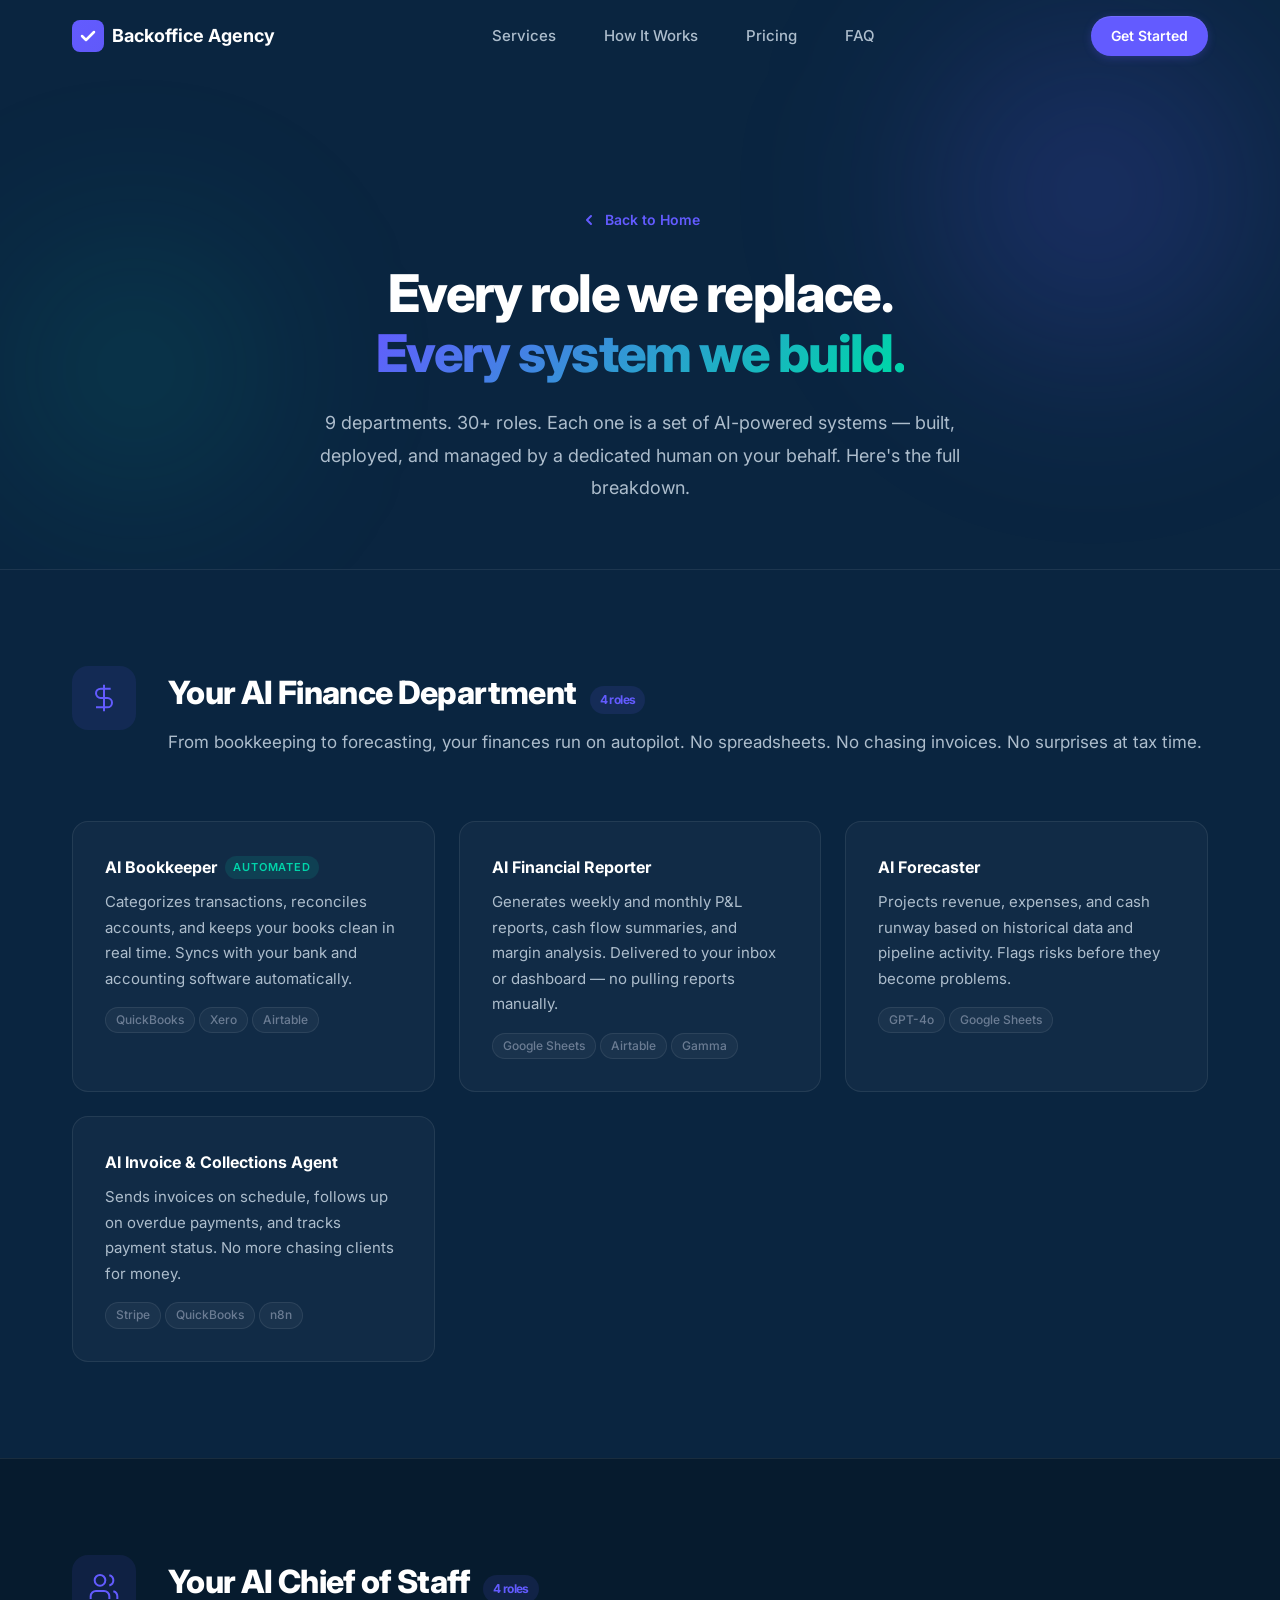
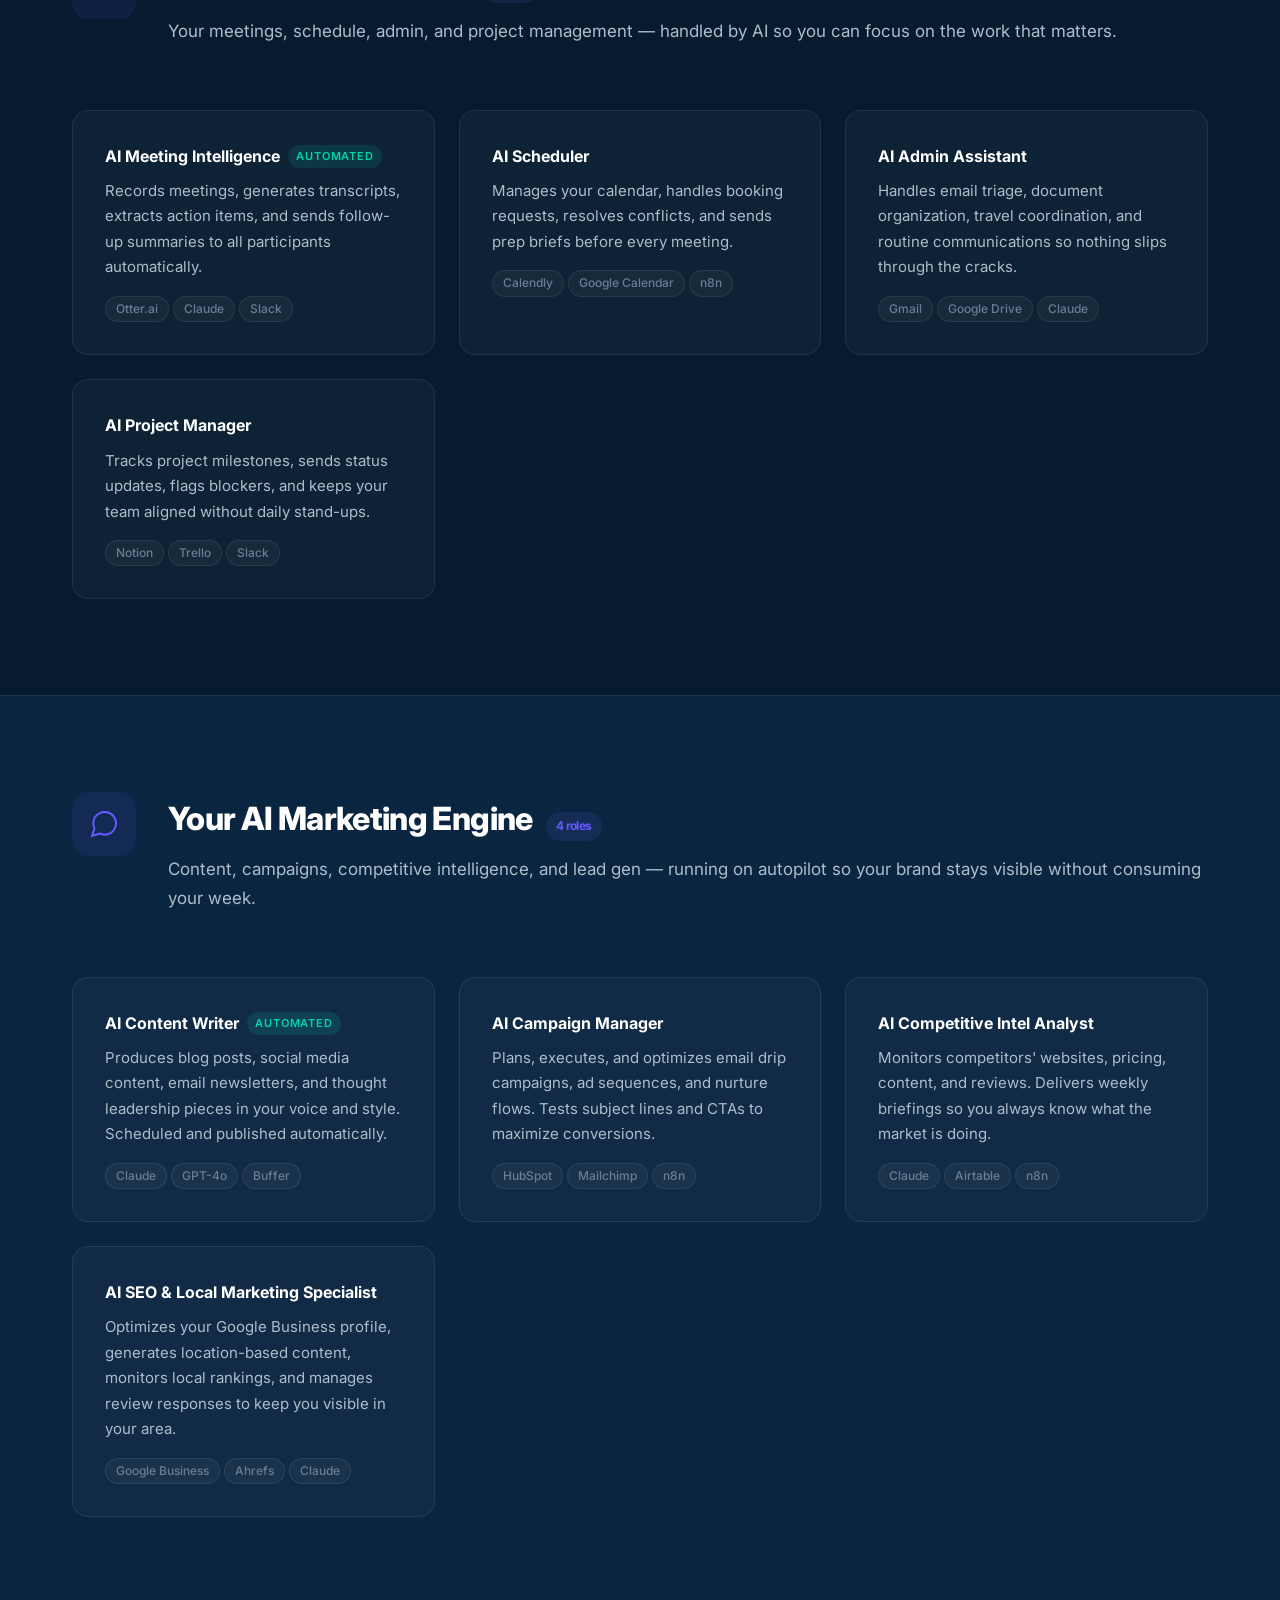
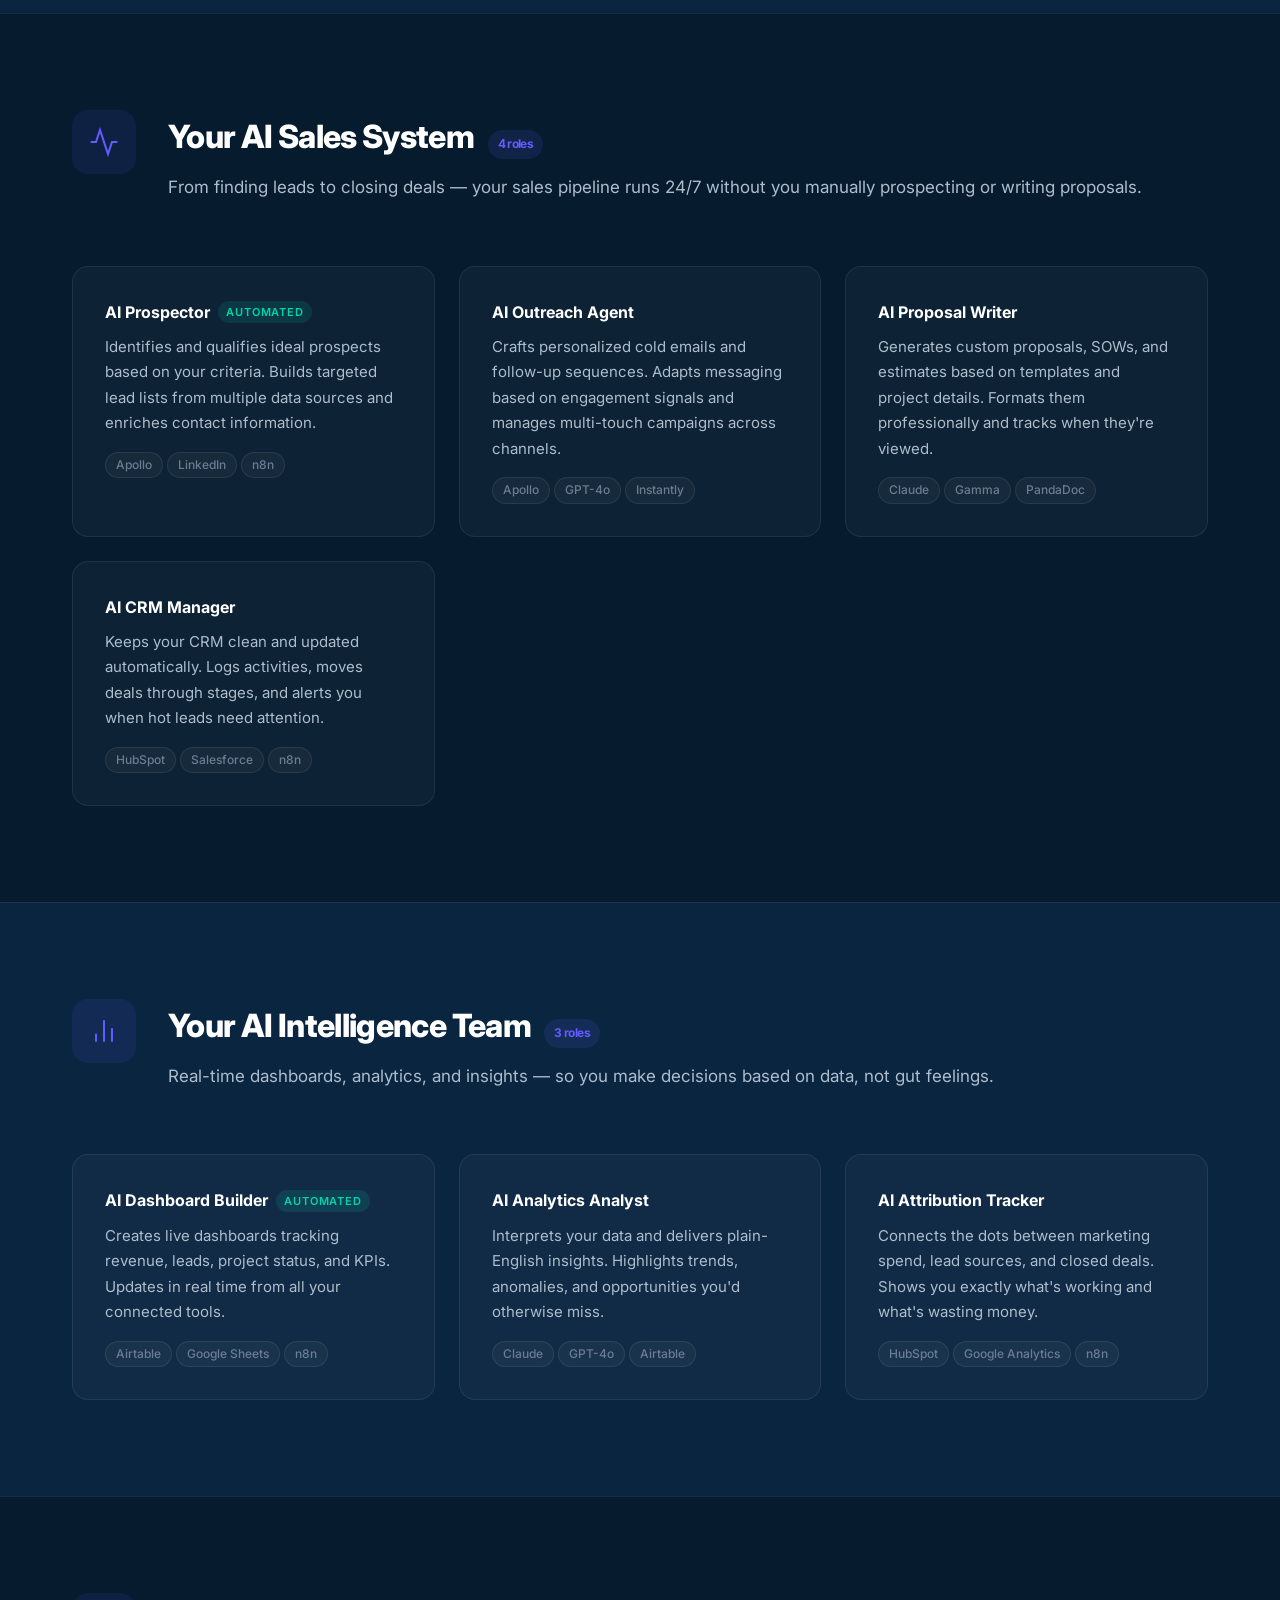
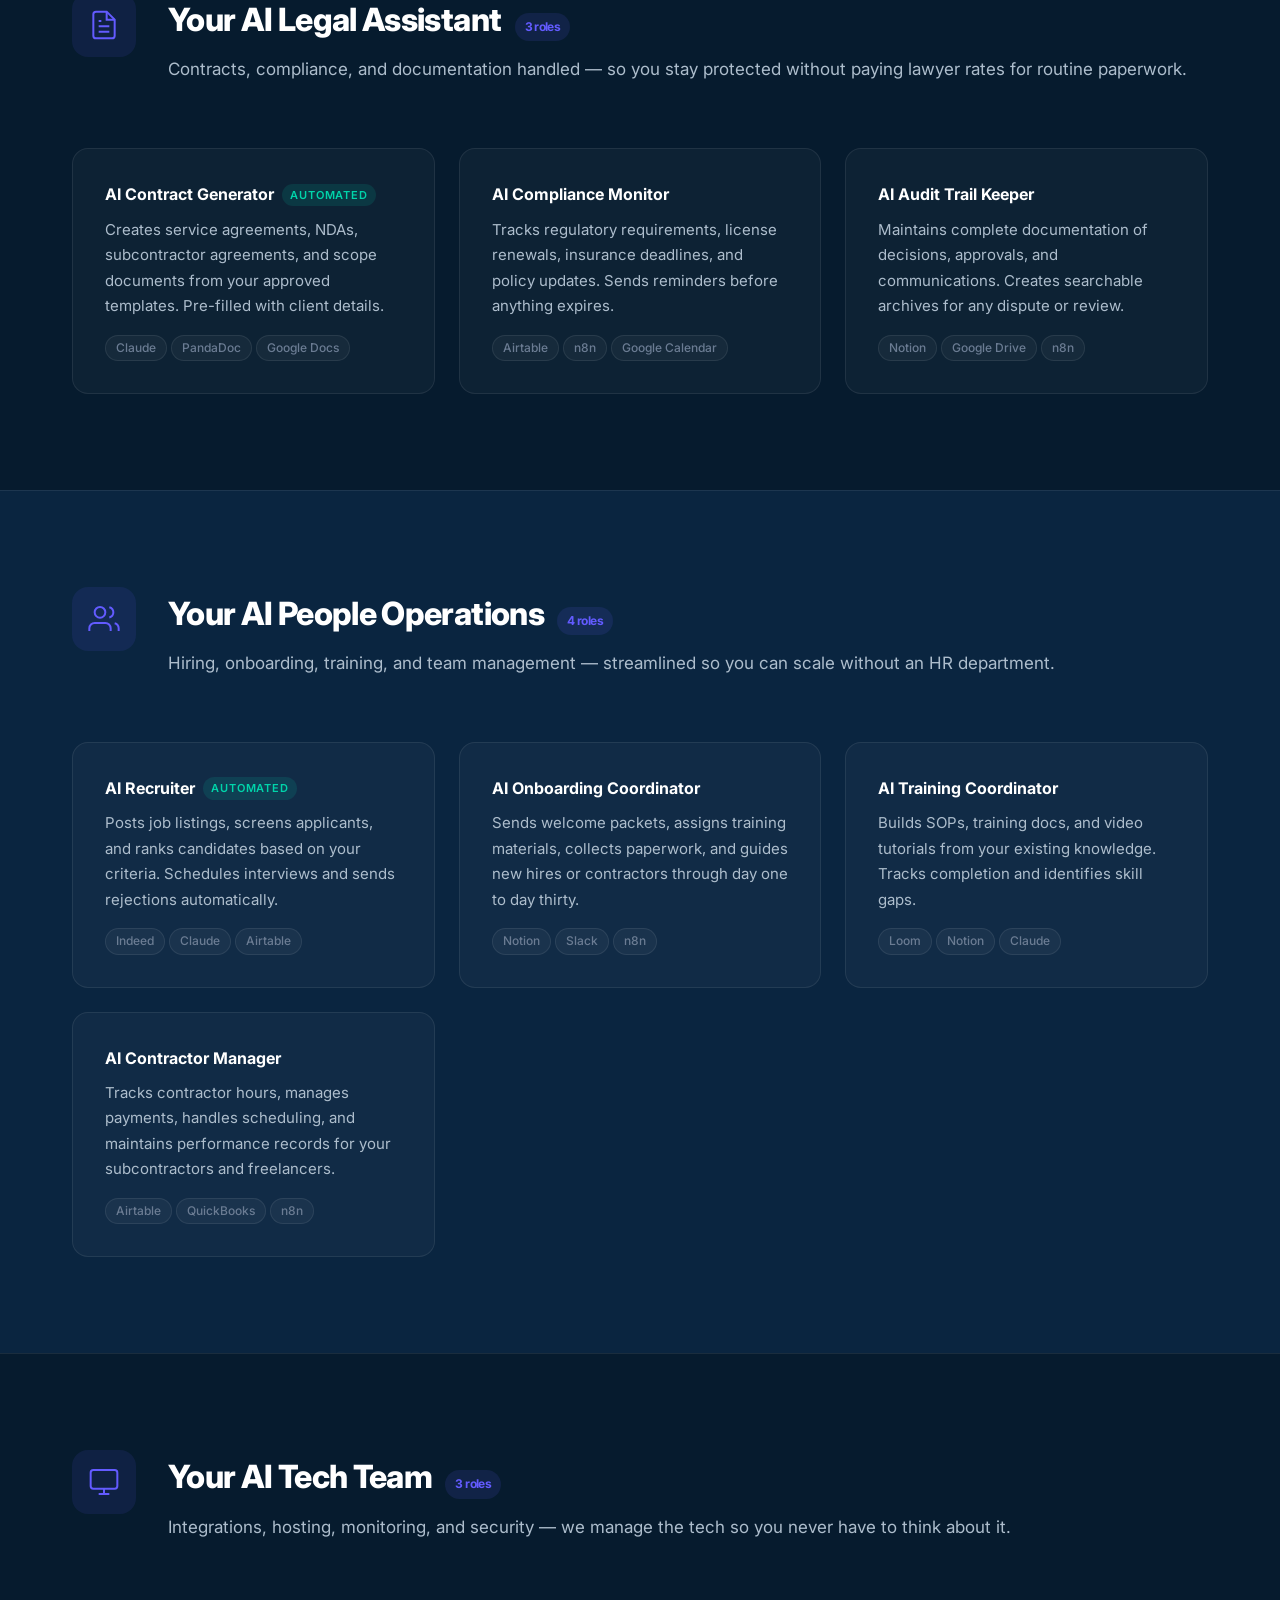
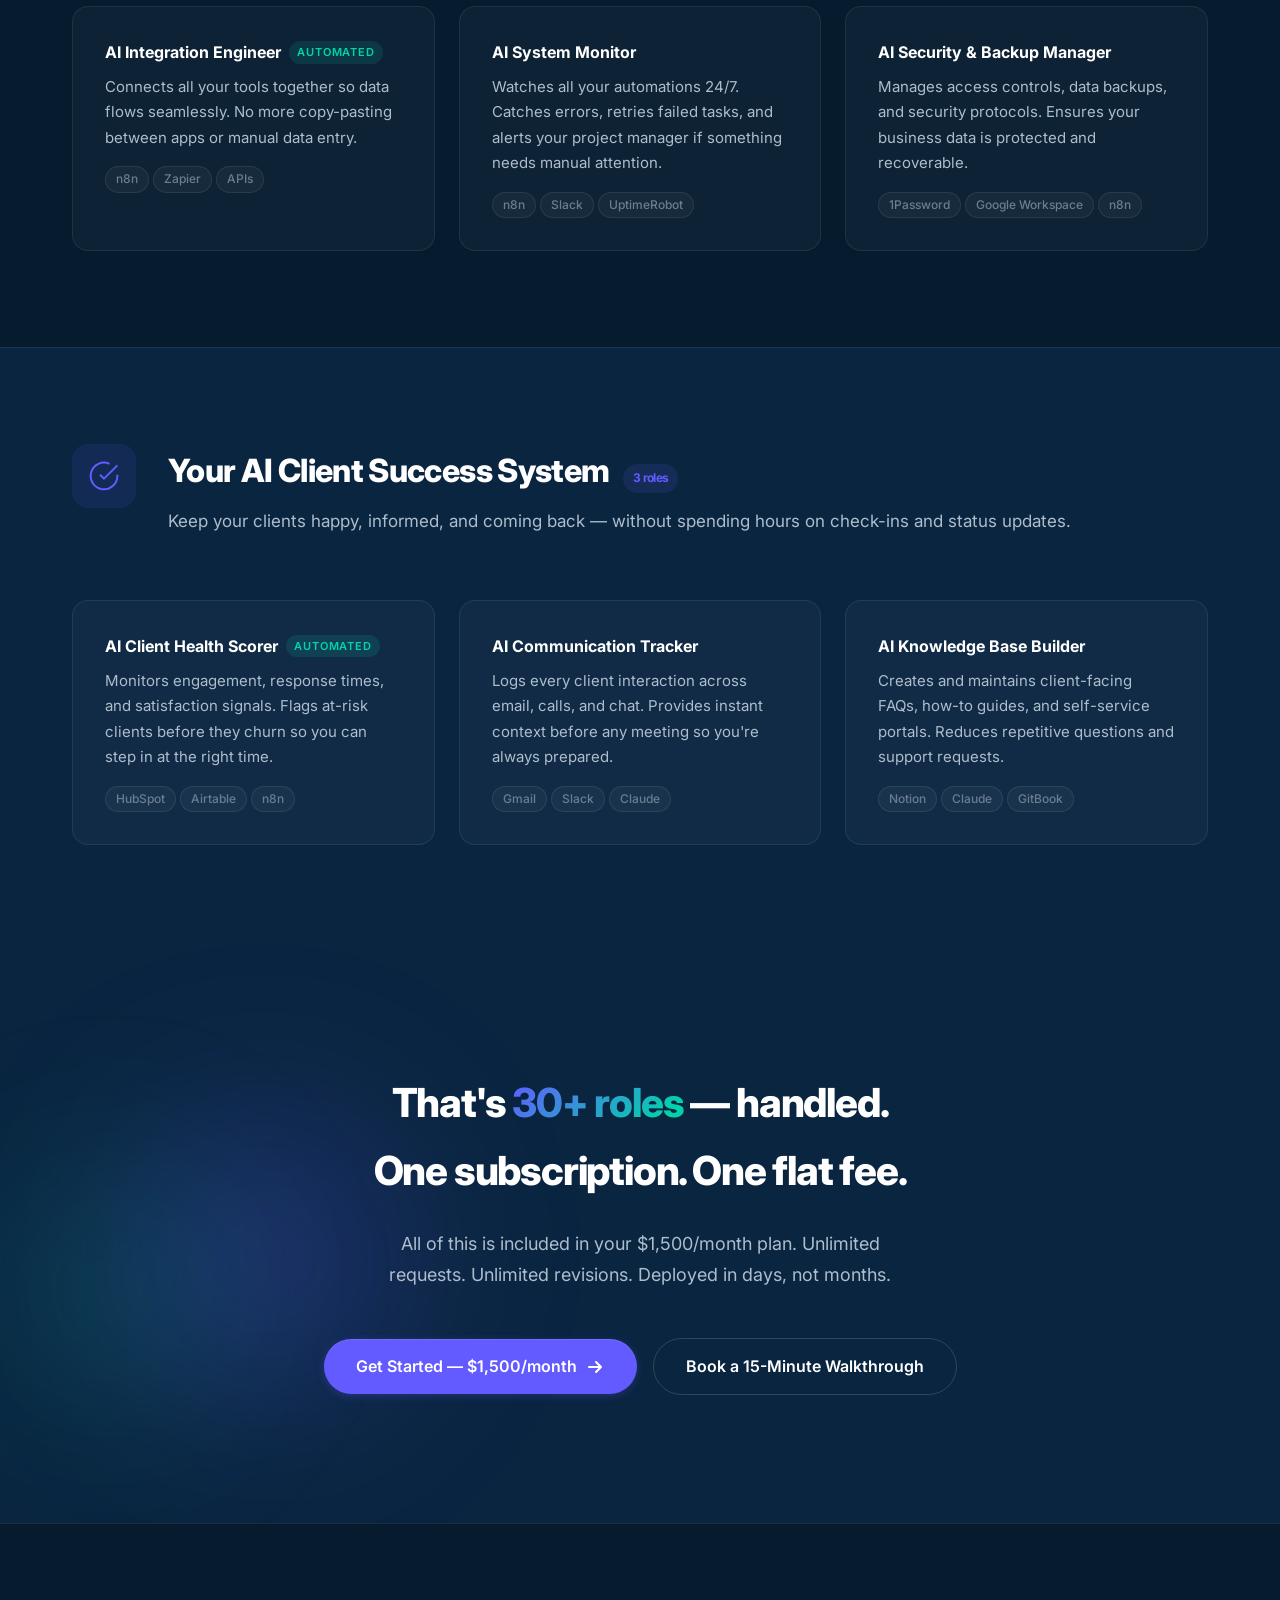
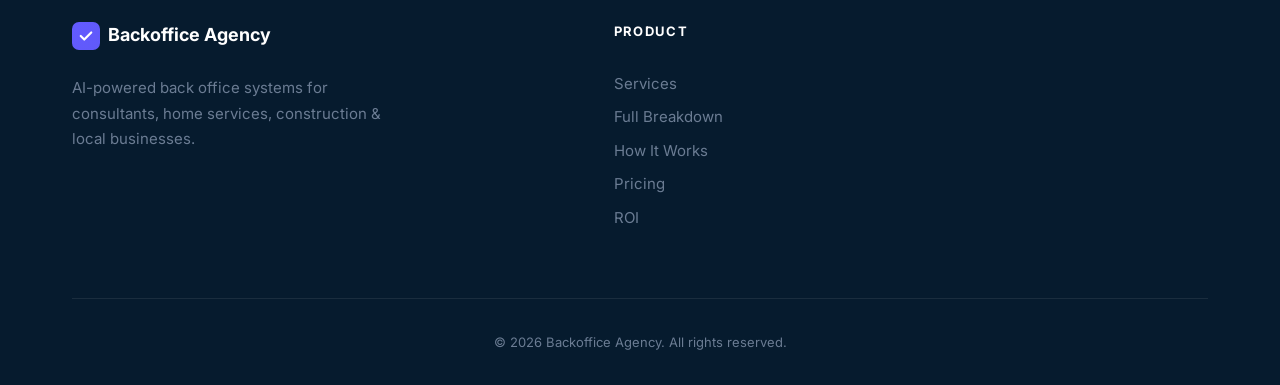
<file: breakdown.html>
<!DOCTYPE html>
<html lang="en">
<head>
  <meta charset="UTF-8">
  <meta name="viewport" content="width=device-width, initial-scale=1.0">
  <title>Full Breakdown — Every Role We Replace | Backoffice Agency</title>
  <link rel="stylesheet" href="styles.css">
  <link rel="preconnect" href="https://fonts.googleapis.com">
  <link rel="preconnect" href="https://fonts.gstatic.com" crossorigin>
  <link href="https://fonts.googleapis.com/css2?family=Inter:wght@400;500;600;700;800&display=swap" rel="stylesheet">
  <style>
    /* Breakdown-specific styles */
    .breakdown-hero {
      padding: calc(var(--space-5xl) + 80px) 0 var(--space-3xl);
      text-align: center;
      position: relative;
      overflow: hidden;
    }
    .breakdown-hero .gradient-orb {
      position: absolute;
      border-radius: 50%;
      filter: blur(80px);
    }
    .breakdown-hero .orb-1 {
      width: 500px; height: 500px;
      background: radial-gradient(circle, rgba(99,91,255,0.25) 0%, transparent 70%);
      top: -10%; right: -5%;
      animation: orbFloat1 15s ease-in-out infinite;
    }
    .breakdown-hero .orb-2 {
      width: 400px; height: 400px;
      background: radial-gradient(circle, rgba(0,212,170,0.15) 0%, transparent 70%);
      bottom: 0; left: -5%;
      animation: orbFloat2 18s ease-in-out infinite;
    }
    .breakdown-hero-content {
      position: relative;
      z-index: 1;
    }
    .back-link {
      display: inline-flex;
      align-items: center;
      gap: var(--space-sm);
      font-size: 0.875rem;
      font-weight: 600;
      color: var(--color-primary);
      margin-bottom: var(--space-xl);
      transition: all var(--duration-normal);
    }
    .back-link:hover {
      color: var(--color-primary-hover);
      gap: var(--space-md);
    }
    .breakdown-intro {
      font-size: 1.125rem;
      color: var(--color-text);
      max-width: 680px;
      margin: 0 auto;
      line-height: 1.8;
    }

    /* Department Sections */
    .dept-section {
      padding: var(--space-4xl) 0;
      border-top: 1px solid var(--color-border);
    }
    .dept-section:nth-child(even) {
      background: var(--color-bg-dark);
    }
    .dept-header {
      display: flex;
      align-items: flex-start;
      gap: var(--space-xl);
      margin-bottom: var(--space-3xl);
    }
    .dept-header-icon {
      width: 64px;
      height: 64px;
      border-radius: var(--radius-lg);
      background: rgba(99,91,255,0.1);
      display: flex;
      align-items: center;
      justify-content: center;
      color: var(--color-primary);
      flex-shrink: 0;
    }
    .dept-header-text h2 {
      font-size: clamp(1.5rem, 3vw, 2rem);
      font-weight: 800;
      color: var(--color-text-strong);
      margin-bottom: var(--space-sm);
      letter-spacing: -0.02em;
    }
    .dept-header-text p {
      font-size: 1.0625rem;
      color: var(--color-text);
      line-height: 1.7;
    }

    /* Role Cards */
    .roles-grid {
      display: grid;
      grid-template-columns: repeat(auto-fill, minmax(300px, 1fr));
      gap: var(--space-lg);
    }
    .role-card {
      background: var(--color-surface);
      border: 1px solid var(--color-border);
      border-radius: var(--radius-lg);
      padding: var(--space-xl);
      transition: all var(--duration-normal) var(--ease-out-quart);
      position: relative;
      overflow: hidden;
    }
    .role-card::before {
      content: '';
      position: absolute;
      top: 0;
      left: 0;
      right: 0;
      height: 2px;
      background: var(--gradient-primary);
      opacity: 0;
      transition: opacity var(--duration-normal);
    }
    .role-card:hover {
      border-color: var(--color-border-hover);
      background: var(--color-surface-hover);
      transform: translateY(-4px);
      box-shadow: var(--shadow-lg), var(--shadow-glow);
    }
    .role-card:hover::before {
      opacity: 1;
    }
    .role-title {
      font-size: 1rem;
      font-weight: 700;
      color: var(--color-text-strong);
      margin-bottom: var(--space-sm);
      display: flex;
      align-items: center;
      gap: var(--space-sm);
    }
    .role-title .role-badge {
      font-size: 0.6875rem;
      font-weight: 600;
      text-transform: uppercase;
      letter-spacing: 0.08em;
      background: rgba(0,212,170,0.12);
      color: var(--color-accent);
      padding: 2px 8px;
      border-radius: var(--radius-full);
    }
    .role-desc {
      font-size: 0.9375rem;
      color: var(--color-text);
      line-height: 1.7;
      margin-bottom: var(--space-md);
    }
    .role-tools {
      display: flex;
      flex-wrap: wrap;
      gap: var(--space-xs);
    }
    .role-tool-tag {
      font-size: 0.75rem;
      font-weight: 500;
      color: var(--color-text-muted);
      background: rgba(255,255,255,0.04);
      border: 1px solid var(--color-border);
      border-radius: var(--radius-full);
      padding: 2px 10px;
    }

    /* Bottom CTA */
    .breakdown-cta {
      text-align: center;
      padding: var(--space-5xl) 0;
      position: relative;
      overflow: hidden;
    }
    .breakdown-cta h2 {
      font-size: clamp(1.75rem, 3.5vw, 2.5rem);
      font-weight: 800;
      color: var(--color-text-strong);
      margin-bottom: var(--space-lg);
      letter-spacing: -0.03em;
    }
    .breakdown-cta p {
      font-size: 1.125rem;
      color: var(--color-text);
      max-width: 560px;
      margin: 0 auto var(--space-2xl);
    }
    .breakdown-cta-buttons {
      display: flex;
      align-items: center;
      justify-content: center;
      gap: var(--space-md);
      flex-wrap: wrap;
    }

    /* Count badge on dept headers */
    .role-count {
      display: inline-flex;
      align-items: center;
      justify-content: center;
      background: rgba(99,91,255,0.12);
      color: var(--color-primary);
      font-size: 0.75rem;
      font-weight: 700;
      padding: 4px 10px;
      border-radius: var(--radius-full);
      margin-left: var(--space-sm);
    }

    @media (max-width: 768px) {
      .dept-header {
        flex-direction: column;
        gap: var(--space-md);
      }
      .roles-grid {
        grid-template-columns: 1fr;
      }
      .breakdown-cta-buttons {
        flex-direction: column;
        align-items: stretch;
      }
    }
  </style>
</head>
<body>

  <!-- NAVIGATION -->
  <nav class="navbar scrolled" id="navbar">
    <div class="nav-inner">
      <a href="index.html" class="logo">
        <svg width="32" height="32" viewBox="0 0 32 32" fill="none">
          <rect width="32" height="32" rx="8" fill="url(#logoGrad)"/>
          <path d="M10 16L14 20L22 12" stroke="white" stroke-width="2.5" stroke-linecap="round" stroke-linejoin="round"/>
          <defs>
            <linearGradient id="logoGrad" x1="0" y1="0" x2="32" y2="32">
              <stop stop-color="#635BFF"/>
              <stop offset="1" stop-color="#0A2540"/>
            </linearGradient>
          </defs>
        </svg>
        <span>Backoffice Agency</span>
      </a>
      <div class="nav-links">
        <a href="index.html#what-we-replace">Services</a>
        <a href="index.html#how-it-works">How It Works</a>
        <a href="index.html#pricing">Pricing</a>
        <a href="index.html#faq">FAQ</a>
      </div>
      <div class="nav-cta">
        <a href="index.html#pricing" class="btn btn-primary btn-sm">Get Started</a>
      </div>
      <button class="mobile-menu-btn" id="mobileMenuBtn" aria-label="Toggle menu">
        <span></span><span></span><span></span>
      </button>
    </div>
    <div class="mobile-menu" id="mobileMenu">
      <a href="index.html#what-we-replace">Services</a>
      <a href="index.html#how-it-works">How It Works</a>
      <a href="index.html#pricing">Pricing</a>
      <a href="index.html#faq">FAQ</a>
      <a href="index.html#pricing" class="btn btn-primary" style="margin-top:1rem;text-align:center;">Get Started</a>
    </div>
  </nav>

  <!-- HERO -->
  <section class="breakdown-hero">
    <div class="gradient-orb orb-1"></div>
    <div class="gradient-orb orb-2"></div>
    <div class="container breakdown-hero-content">
      <a href="index.html" class="back-link fade-up">
        <svg width="16" height="16" viewBox="0 0 16 16" fill="none"><path d="M10 12L6 8l4-4" stroke="currentColor" stroke-width="2" stroke-linecap="round" stroke-linejoin="round"/></svg>
        Back to Home
      </a>
      <h1 class="section-title fade-up delay-1">
        Every role we replace.<br>
        <span class="gradient-text">Every system we build.</span>
      </h1>
      <p class="breakdown-intro fade-up delay-2">
        9 departments. 30+ roles. Each one is a set of AI-powered systems — built, deployed, and
        managed by a dedicated human on your behalf. Here's the full breakdown.
      </p>
    </div>
  </section>


  <!-- ════════════════════════════════════════════════════════════════ -->
  <!-- 1. FINANCE DEPARTMENT                                           -->
  <!-- ════════════════════════════════════════════════════════════════ -->
  <section class="dept-section">
    <div class="container">
      <div class="dept-header fade-up">
        <div class="dept-header-icon">
          <svg width="32" height="32" viewBox="0 0 24 24" fill="none" stroke="currentColor" stroke-width="1.5"><path d="M12 2v20M17 5H9.5a3.5 3.5 0 000 7h5a3.5 3.5 0 010 7H6"/></svg>
        </div>
        <div class="dept-header-text">
          <h2>Your AI Finance Department <span class="role-count">4 roles</span></h2>
          <p>From bookkeeping to forecasting, your finances run on autopilot. No spreadsheets. No chasing invoices. No surprises at tax time.</p>
        </div>
      </div>
      <div class="roles-grid">
        <div class="role-card fade-up">
          <div class="role-title">AI Bookkeeper <span class="role-badge">Automated</span></div>
          <p class="role-desc">Categorizes transactions, reconciles accounts, and keeps your books clean in real time. Syncs with your bank and accounting software automatically.</p>
          <div class="role-tools">
            <span class="role-tool-tag">QuickBooks</span>
            <span class="role-tool-tag">Xero</span>
            <span class="role-tool-tag">Airtable</span>
          </div>
        </div>
        <div class="role-card fade-up">
          <div class="role-title">AI Financial Reporter</div>
          <p class="role-desc">Generates weekly and monthly P&L reports, cash flow summaries, and margin analysis. Delivered to your inbox or dashboard — no pulling reports manually.</p>
          <div class="role-tools">
            <span class="role-tool-tag">Google Sheets</span>
            <span class="role-tool-tag">Airtable</span>
            <span class="role-tool-tag">Gamma</span>
          </div>
        </div>
        <div class="role-card fade-up">
          <div class="role-title">AI Forecaster</div>
          <p class="role-desc">Projects revenue, expenses, and cash runway based on historical data and pipeline activity. Flags risks before they become problems.</p>
          <div class="role-tools">
            <span class="role-tool-tag">GPT-4o</span>
            <span class="role-tool-tag">Google Sheets</span>
          </div>
        </div>
        <div class="role-card fade-up">
          <div class="role-title">AI Invoice &amp; Collections Agent</div>
          <p class="role-desc">Sends invoices on schedule, follows up on overdue payments, and tracks payment status. No more chasing clients for money.</p>
          <div class="role-tools">
            <span class="role-tool-tag">Stripe</span>
            <span class="role-tool-tag">QuickBooks</span>
            <span class="role-tool-tag">n8n</span>
          </div>
        </div>
      </div>
    </div>
  </section>


  <!-- ════════════════════════════════════════════════════════════════ -->
  <!-- 2. CHIEF OF STAFF                                               -->
  <!-- ════════════════════════════════════════════════════════════════ -->
  <section class="dept-section">
    <div class="container">
      <div class="dept-header fade-up">
        <div class="dept-header-icon">
          <svg width="32" height="32" viewBox="0 0 24 24" fill="none" stroke="currentColor" stroke-width="1.5"><path d="M16 21v-2a4 4 0 00-4-4H6a4 4 0 00-4 4v2"/><circle cx="9" cy="7" r="4"/><path d="M22 21v-2a4 4 0 00-3-3.87M16 3.13a4 4 0 010 7.75"/></svg>
        </div>
        <div class="dept-header-text">
          <h2>Your AI Chief of Staff <span class="role-count">4 roles</span></h2>
          <p>Your meetings, schedule, admin, and project management — handled by AI so you can focus on the work that matters.</p>
        </div>
      </div>
      <div class="roles-grid">
        <div class="role-card fade-up">
          <div class="role-title">AI Meeting Intelligence <span class="role-badge">Automated</span></div>
          <p class="role-desc">Records meetings, generates transcripts, extracts action items, and sends follow-up summaries to all participants automatically.</p>
          <div class="role-tools">
            <span class="role-tool-tag">Otter.ai</span>
            <span class="role-tool-tag">Claude</span>
            <span class="role-tool-tag">Slack</span>
          </div>
        </div>
        <div class="role-card fade-up">
          <div class="role-title">AI Scheduler</div>
          <p class="role-desc">Manages your calendar, handles booking requests, resolves conflicts, and sends prep briefs before every meeting.</p>
          <div class="role-tools">
            <span class="role-tool-tag">Calendly</span>
            <span class="role-tool-tag">Google Calendar</span>
            <span class="role-tool-tag">n8n</span>
          </div>
        </div>
        <div class="role-card fade-up">
          <div class="role-title">AI Admin Assistant</div>
          <p class="role-desc">Handles email triage, document organization, travel coordination, and routine communications so nothing slips through the cracks.</p>
          <div class="role-tools">
            <span class="role-tool-tag">Gmail</span>
            <span class="role-tool-tag">Google Drive</span>
            <span class="role-tool-tag">Claude</span>
          </div>
        </div>
        <div class="role-card fade-up">
          <div class="role-title">AI Project Manager</div>
          <p class="role-desc">Tracks project milestones, sends status updates, flags blockers, and keeps your team aligned without daily stand-ups.</p>
          <div class="role-tools">
            <span class="role-tool-tag">Notion</span>
            <span class="role-tool-tag">Trello</span>
            <span class="role-tool-tag">Slack</span>
          </div>
        </div>
      </div>
    </div>
  </section>


  <!-- ════════════════════════════════════════════════════════════════ -->
  <!-- 3. MARKETING ENGINE                                             -->
  <!-- ════════════════════════════════════════════════════════════════ -->
  <section class="dept-section">
    <div class="container">
      <div class="dept-header fade-up">
        <div class="dept-header-icon">
          <svg width="32" height="32" viewBox="0 0 24 24" fill="none" stroke="currentColor" stroke-width="1.5"><path d="M21 11.5a8.38 8.38 0 01-.9 3.8 8.5 8.5 0 01-7.6 4.7 8.38 8.38 0 01-3.8-.9L3 21l1.9-5.7a8.38 8.38 0 01-.9-3.8 8.5 8.5 0 014.7-7.6 8.38 8.38 0 013.8-.9h.5a8.48 8.48 0 018 8v.5z"/></svg>
        </div>
        <div class="dept-header-text">
          <h2>Your AI Marketing Engine <span class="role-count">4 roles</span></h2>
          <p>Content, campaigns, competitive intelligence, and lead gen — running on autopilot so your brand stays visible without consuming your week.</p>
        </div>
      </div>
      <div class="roles-grid">
        <div class="role-card fade-up">
          <div class="role-title">AI Content Writer <span class="role-badge">Automated</span></div>
          <p class="role-desc">Produces blog posts, social media content, email newsletters, and thought leadership pieces in your voice and style. Scheduled and published automatically.</p>
          <div class="role-tools">
            <span class="role-tool-tag">Claude</span>
            <span class="role-tool-tag">GPT-4o</span>
            <span class="role-tool-tag">Buffer</span>
          </div>
        </div>
        <div class="role-card fade-up">
          <div class="role-title">AI Campaign Manager</div>
          <p class="role-desc">Plans, executes, and optimizes email drip campaigns, ad sequences, and nurture flows. Tests subject lines and CTAs to maximize conversions.</p>
          <div class="role-tools">
            <span class="role-tool-tag">HubSpot</span>
            <span class="role-tool-tag">Mailchimp</span>
            <span class="role-tool-tag">n8n</span>
          </div>
        </div>
        <div class="role-card fade-up">
          <div class="role-title">AI Competitive Intel Analyst</div>
          <p class="role-desc">Monitors competitors' websites, pricing, content, and reviews. Delivers weekly briefings so you always know what the market is doing.</p>
          <div class="role-tools">
            <span class="role-tool-tag">Claude</span>
            <span class="role-tool-tag">Airtable</span>
            <span class="role-tool-tag">n8n</span>
          </div>
        </div>
        <div class="role-card fade-up">
          <div class="role-title">AI SEO &amp; Local Marketing Specialist</div>
          <p class="role-desc">Optimizes your Google Business profile, generates location-based content, monitors local rankings, and manages review responses to keep you visible in your area.</p>
          <div class="role-tools">
            <span class="role-tool-tag">Google Business</span>
            <span class="role-tool-tag">Ahrefs</span>
            <span class="role-tool-tag">Claude</span>
          </div>
        </div>
      </div>
    </div>
  </section>


  <!-- ════════════════════════════════════════════════════════════════ -->
  <!-- 4. SALES SYSTEM                                                 -->
  <!-- ════════════════════════════════════════════════════════════════ -->
  <section class="dept-section">
    <div class="container">
      <div class="dept-header fade-up">
        <div class="dept-header-icon">
          <svg width="32" height="32" viewBox="0 0 24 24" fill="none" stroke="currentColor" stroke-width="1.5"><path d="M22 12h-4l-3 9L9 3l-3 9H2"/></svg>
        </div>
        <div class="dept-header-text">
          <h2>Your AI Sales System <span class="role-count">4 roles</span></h2>
          <p>From finding leads to closing deals — your sales pipeline runs 24/7 without you manually prospecting or writing proposals.</p>
        </div>
      </div>
      <div class="roles-grid">
        <div class="role-card fade-up">
          <div class="role-title">AI Prospector <span class="role-badge">Automated</span></div>
          <p class="role-desc">Identifies and qualifies ideal prospects based on your criteria. Builds targeted lead lists from multiple data sources and enriches contact information.</p>
          <div class="role-tools">
            <span class="role-tool-tag">Apollo</span>
            <span class="role-tool-tag">LinkedIn</span>
            <span class="role-tool-tag">n8n</span>
          </div>
        </div>
        <div class="role-card fade-up">
          <div class="role-title">AI Outreach Agent</div>
          <p class="role-desc">Crafts personalized cold emails and follow-up sequences. Adapts messaging based on engagement signals and manages multi-touch campaigns across channels.</p>
          <div class="role-tools">
            <span class="role-tool-tag">Apollo</span>
            <span class="role-tool-tag">GPT-4o</span>
            <span class="role-tool-tag">Instantly</span>
          </div>
        </div>
        <div class="role-card fade-up">
          <div class="role-title">AI Proposal Writer</div>
          <p class="role-desc">Generates custom proposals, SOWs, and estimates based on templates and project details. Formats them professionally and tracks when they're viewed.</p>
          <div class="role-tools">
            <span class="role-tool-tag">Claude</span>
            <span class="role-tool-tag">Gamma</span>
            <span class="role-tool-tag">PandaDoc</span>
          </div>
        </div>
        <div class="role-card fade-up">
          <div class="role-title">AI CRM Manager</div>
          <p class="role-desc">Keeps your CRM clean and updated automatically. Logs activities, moves deals through stages, and alerts you when hot leads need attention.</p>
          <div class="role-tools">
            <span class="role-tool-tag">HubSpot</span>
            <span class="role-tool-tag">Salesforce</span>
            <span class="role-tool-tag">n8n</span>
          </div>
        </div>
      </div>
    </div>
  </section>


  <!-- ════════════════════════════════════════════════════════════════ -->
  <!-- 5. INTELLIGENCE TEAM                                            -->
  <!-- ════════════════════════════════════════════════════════════════ -->
  <section class="dept-section">
    <div class="container">
      <div class="dept-header fade-up">
        <div class="dept-header-icon">
          <svg width="32" height="32" viewBox="0 0 24 24" fill="none" stroke="currentColor" stroke-width="1.5"><path d="M18 20V10M12 20V4M6 20v-6"/></svg>
        </div>
        <div class="dept-header-text">
          <h2>Your AI Intelligence Team <span class="role-count">3 roles</span></h2>
          <p>Real-time dashboards, analytics, and insights — so you make decisions based on data, not gut feelings.</p>
        </div>
      </div>
      <div class="roles-grid">
        <div class="role-card fade-up">
          <div class="role-title">AI Dashboard Builder <span class="role-badge">Automated</span></div>
          <p class="role-desc">Creates live dashboards tracking revenue, leads, project status, and KPIs. Updates in real time from all your connected tools.</p>
          <div class="role-tools">
            <span class="role-tool-tag">Airtable</span>
            <span class="role-tool-tag">Google Sheets</span>
            <span class="role-tool-tag">n8n</span>
          </div>
        </div>
        <div class="role-card fade-up">
          <div class="role-title">AI Analytics Analyst</div>
          <p class="role-desc">Interprets your data and delivers plain-English insights. Highlights trends, anomalies, and opportunities you'd otherwise miss.</p>
          <div class="role-tools">
            <span class="role-tool-tag">Claude</span>
            <span class="role-tool-tag">GPT-4o</span>
            <span class="role-tool-tag">Airtable</span>
          </div>
        </div>
        <div class="role-card fade-up">
          <div class="role-title">AI Attribution Tracker</div>
          <p class="role-desc">Connects the dots between marketing spend, lead sources, and closed deals. Shows you exactly what's working and what's wasting money.</p>
          <div class="role-tools">
            <span class="role-tool-tag">HubSpot</span>
            <span class="role-tool-tag">Google Analytics</span>
            <span class="role-tool-tag">n8n</span>
          </div>
        </div>
      </div>
    </div>
  </section>


  <!-- ════════════════════════════════════════════════════════════════ -->
  <!-- 6. LEGAL ASSISTANT                                              -->
  <!-- ════════════════════════════════════════════════════════════════ -->
  <section class="dept-section">
    <div class="container">
      <div class="dept-header fade-up">
        <div class="dept-header-icon">
          <svg width="32" height="32" viewBox="0 0 24 24" fill="none" stroke="currentColor" stroke-width="1.5"><path d="M14 2H6a2 2 0 00-2 2v16a2 2 0 002 2h12a2 2 0 002-2V8z"/><path d="M14 2v6h6M16 13H8M16 17H8M10 9H8"/></svg>
        </div>
        <div class="dept-header-text">
          <h2>Your AI Legal Assistant <span class="role-count">3 roles</span></h2>
          <p>Contracts, compliance, and documentation handled — so you stay protected without paying lawyer rates for routine paperwork.</p>
        </div>
      </div>
      <div class="roles-grid">
        <div class="role-card fade-up">
          <div class="role-title">AI Contract Generator <span class="role-badge">Automated</span></div>
          <p class="role-desc">Creates service agreements, NDAs, subcontractor agreements, and scope documents from your approved templates. Pre-filled with client details.</p>
          <div class="role-tools">
            <span class="role-tool-tag">Claude</span>
            <span class="role-tool-tag">PandaDoc</span>
            <span class="role-tool-tag">Google Docs</span>
          </div>
        </div>
        <div class="role-card fade-up">
          <div class="role-title">AI Compliance Monitor</div>
          <p class="role-desc">Tracks regulatory requirements, license renewals, insurance deadlines, and policy updates. Sends reminders before anything expires.</p>
          <div class="role-tools">
            <span class="role-tool-tag">Airtable</span>
            <span class="role-tool-tag">n8n</span>
            <span class="role-tool-tag">Google Calendar</span>
          </div>
        </div>
        <div class="role-card fade-up">
          <div class="role-title">AI Audit Trail Keeper</div>
          <p class="role-desc">Maintains complete documentation of decisions, approvals, and communications. Creates searchable archives for any dispute or review.</p>
          <div class="role-tools">
            <span class="role-tool-tag">Notion</span>
            <span class="role-tool-tag">Google Drive</span>
            <span class="role-tool-tag">n8n</span>
          </div>
        </div>
      </div>
    </div>
  </section>


  <!-- ════════════════════════════════════════════════════════════════ -->
  <!-- 7. PEOPLE OPERATIONS                                            -->
  <!-- ════════════════════════════════════════════════════════════════ -->
  <section class="dept-section">
    <div class="container">
      <div class="dept-header fade-up">
        <div class="dept-header-icon">
          <svg width="32" height="32" viewBox="0 0 24 24" fill="none" stroke="currentColor" stroke-width="1.5"><path d="M17 21v-2a4 4 0 00-4-4H5a4 4 0 00-4 4v2"/><circle cx="9" cy="7" r="4"/><path d="M23 21v-2a4 4 0 00-3-3.87M16 3.13a4 4 0 010 7.75"/></svg>
        </div>
        <div class="dept-header-text">
          <h2>Your AI People Operations <span class="role-count">4 roles</span></h2>
          <p>Hiring, onboarding, training, and team management — streamlined so you can scale without an HR department.</p>
        </div>
      </div>
      <div class="roles-grid">
        <div class="role-card fade-up">
          <div class="role-title">AI Recruiter <span class="role-badge">Automated</span></div>
          <p class="role-desc">Posts job listings, screens applicants, and ranks candidates based on your criteria. Schedules interviews and sends rejections automatically.</p>
          <div class="role-tools">
            <span class="role-tool-tag">Indeed</span>
            <span class="role-tool-tag">Claude</span>
            <span class="role-tool-tag">Airtable</span>
          </div>
        </div>
        <div class="role-card fade-up">
          <div class="role-title">AI Onboarding Coordinator</div>
          <p class="role-desc">Sends welcome packets, assigns training materials, collects paperwork, and guides new hires or contractors through day one to day thirty.</p>
          <div class="role-tools">
            <span class="role-tool-tag">Notion</span>
            <span class="role-tool-tag">Slack</span>
            <span class="role-tool-tag">n8n</span>
          </div>
        </div>
        <div class="role-card fade-up">
          <div class="role-title">AI Training Coordinator</div>
          <p class="role-desc">Builds SOPs, training docs, and video tutorials from your existing knowledge. Tracks completion and identifies skill gaps.</p>
          <div class="role-tools">
            <span class="role-tool-tag">Loom</span>
            <span class="role-tool-tag">Notion</span>
            <span class="role-tool-tag">Claude</span>
          </div>
        </div>
        <div class="role-card fade-up">
          <div class="role-title">AI Contractor Manager</div>
          <p class="role-desc">Tracks contractor hours, manages payments, handles scheduling, and maintains performance records for your subcontractors and freelancers.</p>
          <div class="role-tools">
            <span class="role-tool-tag">Airtable</span>
            <span class="role-tool-tag">QuickBooks</span>
            <span class="role-tool-tag">n8n</span>
          </div>
        </div>
      </div>
    </div>
  </section>


  <!-- ════════════════════════════════════════════════════════════════ -->
  <!-- 8. TECH TEAM                                                    -->
  <!-- ════════════════════════════════════════════════════════════════ -->
  <section class="dept-section">
    <div class="container">
      <div class="dept-header fade-up">
        <div class="dept-header-icon">
          <svg width="32" height="32" viewBox="0 0 24 24" fill="none" stroke="currentColor" stroke-width="1.5"><rect x="2" y="3" width="20" height="14" rx="2" ry="2"/><path d="M8 21h8M12 17v4"/></svg>
        </div>
        <div class="dept-header-text">
          <h2>Your AI Tech Team <span class="role-count">3 roles</span></h2>
          <p>Integrations, hosting, monitoring, and security — we manage the tech so you never have to think about it.</p>
        </div>
      </div>
      <div class="roles-grid">
        <div class="role-card fade-up">
          <div class="role-title">AI Integration Engineer <span class="role-badge">Automated</span></div>
          <p class="role-desc">Connects all your tools together so data flows seamlessly. No more copy-pasting between apps or manual data entry.</p>
          <div class="role-tools">
            <span class="role-tool-tag">n8n</span>
            <span class="role-tool-tag">Zapier</span>
            <span class="role-tool-tag">APIs</span>
          </div>
        </div>
        <div class="role-card fade-up">
          <div class="role-title">AI System Monitor</div>
          <p class="role-desc">Watches all your automations 24/7. Catches errors, retries failed tasks, and alerts your project manager if something needs manual attention.</p>
          <div class="role-tools">
            <span class="role-tool-tag">n8n</span>
            <span class="role-tool-tag">Slack</span>
            <span class="role-tool-tag">UptimeRobot</span>
          </div>
        </div>
        <div class="role-card fade-up">
          <div class="role-title">AI Security &amp; Backup Manager</div>
          <p class="role-desc">Manages access controls, data backups, and security protocols. Ensures your business data is protected and recoverable.</p>
          <div class="role-tools">
            <span class="role-tool-tag">1Password</span>
            <span class="role-tool-tag">Google Workspace</span>
            <span class="role-tool-tag">n8n</span>
          </div>
        </div>
      </div>
    </div>
  </section>


  <!-- ════════════════════════════════════════════════════════════════ -->
  <!-- 9. CLIENT SUCCESS                                               -->
  <!-- ════════════════════════════════════════════════════════════════ -->
  <section class="dept-section">
    <div class="container">
      <div class="dept-header fade-up">
        <div class="dept-header-icon">
          <svg width="32" height="32" viewBox="0 0 24 24" fill="none" stroke="currentColor" stroke-width="1.5"><path d="M22 11.08V12a10 10 0 11-5.93-9.14"/><path d="M22 4L12 14.01l-3-3"/></svg>
        </div>
        <div class="dept-header-text">
          <h2>Your AI Client Success System <span class="role-count">3 roles</span></h2>
          <p>Keep your clients happy, informed, and coming back — without spending hours on check-ins and status updates.</p>
        </div>
      </div>
      <div class="roles-grid">
        <div class="role-card fade-up">
          <div class="role-title">AI Client Health Scorer <span class="role-badge">Automated</span></div>
          <p class="role-desc">Monitors engagement, response times, and satisfaction signals. Flags at-risk clients before they churn so you can step in at the right time.</p>
          <div class="role-tools">
            <span class="role-tool-tag">HubSpot</span>
            <span class="role-tool-tag">Airtable</span>
            <span class="role-tool-tag">n8n</span>
          </div>
        </div>
        <div class="role-card fade-up">
          <div class="role-title">AI Communication Tracker</div>
          <p class="role-desc">Logs every client interaction across email, calls, and chat. Provides instant context before any meeting so you're always prepared.</p>
          <div class="role-tools">
            <span class="role-tool-tag">Gmail</span>
            <span class="role-tool-tag">Slack</span>
            <span class="role-tool-tag">Claude</span>
          </div>
        </div>
        <div class="role-card fade-up">
          <div class="role-title">AI Knowledge Base Builder</div>
          <p class="role-desc">Creates and maintains client-facing FAQs, how-to guides, and self-service portals. Reduces repetitive questions and support requests.</p>
          <div class="role-tools">
            <span class="role-tool-tag">Notion</span>
            <span class="role-tool-tag">Claude</span>
            <span class="role-tool-tag">GitBook</span>
          </div>
        </div>
      </div>
    </div>
  </section>


  <!-- ════════════════════════════════════════════════════════════════ -->
  <!-- BOTTOM CTA                                                      -->
  <!-- ════════════════════════════════════════════════════════════════ -->
  <section class="breakdown-cta">
    <div class="gradient-orb orb-1" style="width:400px;height:400px;top:20%;left:5%;"></div>
    <div class="gradient-orb orb-2" style="width:350px;height:350px;bottom:10%;right:5%;"></div>
    <div class="container" style="position:relative;z-index:1;">
      <h2 class="fade-up">
        That's <span class="gradient-text">30+ roles</span> — handled.<br>
        One subscription. One flat fee.
      </h2>
      <p class="fade-up delay-1">
        All of this is included in your $1,500/month plan.
        Unlimited requests. Unlimited revisions. Deployed in days, not months.
      </p>
      <div class="breakdown-cta-buttons fade-up delay-2">
        <a href="index.html#pricing" class="btn btn-primary btn-lg">
          Get Started — $1,500/month
          <svg width="20" height="20" viewBox="0 0 20 20" fill="none"><path d="M4 10H16M16 10L11 5M16 10L11 15" stroke="currentColor" stroke-width="2" stroke-linecap="round" stroke-linejoin="round"/></svg>
        </a>
        <a href="#" class="btn btn-outline btn-lg">Book a 15-Minute Walkthrough</a>
      </div>
    </div>
  </section>


  <!-- FOOTER -->
  <footer class="footer">
    <div class="container">
      <div class="footer-inner">
        <div class="footer-brand">
          <a href="index.html" class="logo">
            <svg width="28" height="28" viewBox="0 0 32 32" fill="none">
              <rect width="32" height="32" rx="8" fill="url(#logoGrad2)"/>
              <path d="M10 16L14 20L22 12" stroke="white" stroke-width="2.5" stroke-linecap="round" stroke-linejoin="round"/>
              <defs>
                <linearGradient id="logoGrad2" x1="0" y1="0" x2="32" y2="32">
                  <stop stop-color="#635BFF"/>
                  <stop offset="1" stop-color="#0A2540"/>
                </linearGradient>
              </defs>
            </svg>
            <span>Backoffice Agency</span>
          </a>
          <p>AI-powered back office systems for consultants, home services, construction &amp; local businesses.</p>
        </div>
        <div class="footer-links">
          <div class="footer-col">
            <h4>Product</h4>
            <a href="index.html#what-we-replace">Services</a>
            <a href="breakdown.html">Full Breakdown</a>
            <a href="index.html#how-it-works">How It Works</a>
            <a href="index.html#pricing">Pricing</a>
            <a href="index.html#roi">ROI</a>
          </div>
        </div>
      </div>
      <div class="footer-bottom">
        <p>&copy; 2026 Backoffice Agency. All rights reserved.</p>
      </div>
    </div>
  </footer>

  <script src="script.js"></script>
</body>
</html>
</file>
<file: styles.css>
/* ═══════════════════════════════════════════════════════════════════════
   BACKOFFICE AGENCY — Stripe-Inspired Design System
   ═══════════════════════════════════════════════════════════════════════ */

/* ── CSS Custom Properties ─────────────────────────────────────────── */
:root {
  /* Stripe-inspired palette */
  --color-bg:           #0A2540;
  --color-bg-dark:      #061B2E;
  --color-bg-card:      #0F2D44;
  --color-bg-card-alt:  #132F4C;
  --color-surface:      rgba(255,255,255,0.03);
  --color-surface-hover:rgba(255,255,255,0.06);
  --color-border:       rgba(255,255,255,0.08);
  --color-border-hover: rgba(255,255,255,0.15);

  --color-text:         #ADBDCC;
  --color-text-strong:  #FFFFFF;
  --color-text-muted:   #6B7C93;

  --color-primary:      #635BFF;
  --color-primary-hover:#7A73FF;
  --color-primary-glow: rgba(99,91,255,0.25);

  --color-accent:       #00D4AA;
  --color-accent-hover: #00E8BB;
  --color-accent-glow:  rgba(0,212,170,0.2);

  --color-danger:       #FF6B6B;
  --color-warning:      #FFD93D;

  --gradient-primary:   linear-gradient(135deg, #635BFF 0%, #00D4AA 100%);
  --gradient-hero:      linear-gradient(135deg, #0A2540 0%, #1B1464 50%, #0A2540 100%);
  --gradient-text:      linear-gradient(135deg, #635BFF 0%, #00D4AA 50%, #635BFF 100%);

  /* Typography */
  --font-sans: 'Inter', -apple-system, BlinkMacSystemFont, 'Segoe UI', Roboto, sans-serif;
  --font-mono: 'SF Mono', 'Fira Code', monospace;

  /* Spacing */
  --space-xs:  0.25rem;
  --space-sm:  0.5rem;
  --space-md:  1rem;
  --space-lg:  1.5rem;
  --space-xl:  2rem;
  --space-2xl: 3rem;
  --space-3xl: 4rem;
  --space-4xl: 6rem;
  --space-5xl: 8rem;

  /* Radius */
  --radius-sm: 6px;
  --radius-md: 12px;
  --radius-lg: 16px;
  --radius-xl: 24px;
  --radius-full: 100px;

  /* Shadows */
  --shadow-sm: 0 1px 2px rgba(0,0,0,0.2);
  --shadow-md: 0 4px 12px rgba(0,0,0,0.25);
  --shadow-lg: 0 8px 32px rgba(0,0,0,0.3);
  --shadow-xl: 0 16px 64px rgba(0,0,0,0.4);
  --shadow-glow: 0 0 60px rgba(99,91,255,0.15);

  /* Transitions */
  --ease-out-expo: cubic-bezier(0.19, 1, 0.22, 1);
  --ease-out-quart: cubic-bezier(0.25, 1, 0.5, 1);
  --duration-fast: 150ms;
  --duration-normal: 300ms;
  --duration-slow: 600ms;
}


/* ── Reset & Base ──────────────────────────────────────────────────── */
*,
*::before,
*::after {
  margin: 0;
  padding: 0;
  box-sizing: border-box;
}

html {
  scroll-behavior: smooth;
  -webkit-font-smoothing: antialiased;
  -moz-osx-font-smoothing: grayscale;
  font-size: 16px;
}

body {
  font-family: var(--font-sans);
  background: var(--color-bg);
  color: var(--color-text);
  line-height: 1.7;
  overflow-x: hidden;
}

a {
  color: inherit;
  text-decoration: none;
}

ul, ol { list-style: none; }

img { max-width: 100%; display: block; }

button {
  font-family: inherit;
  cursor: pointer;
  border: none;
  background: none;
  color: inherit;
}


/* ── Layout ────────────────────────────────────────────────────────── */
.container {
  max-width: 1200px;
  margin: 0 auto;
  padding: 0 var(--space-xl);
}

.container-narrow {
  max-width: 800px;
  margin: 0 auto;
  padding: 0 var(--space-xl);
}

.section {
  padding: var(--space-5xl) 0;
  position: relative;
}


/* ── Gradient Text ─────────────────────────────────────────────────── */
.gradient-text {
  background: var(--gradient-text);
  background-size: 200% auto;
  -webkit-background-clip: text;
  -webkit-text-fill-color: transparent;
  background-clip: text;
  animation: gradientShift 4s ease infinite;
}

@keyframes gradientShift {
  0%, 100% { background-position: 0% center; }
  50% { background-position: 200% center; }
}


/* ── Section Headers ───────────────────────────────────────────────── */
.section-header {
  text-align: center;
  margin-bottom: var(--space-4xl);
  max-width: 800px;
  margin-left: auto;
  margin-right: auto;
}

.section-label {
  font-size: 0.8125rem;
  font-weight: 600;
  text-transform: uppercase;
  letter-spacing: 0.15em;
  color: var(--color-primary);
  margin-bottom: var(--space-md);
}

.section-title {
  font-size: clamp(2rem, 4.5vw, 3.25rem);
  font-weight: 800;
  color: var(--color-text-strong);
  line-height: 1.15;
  letter-spacing: -0.03em;
  margin-bottom: var(--space-lg);
}

.section-subtitle {
  font-size: 1.125rem;
  color: var(--color-text);
  max-width: 640px;
  margin: 0 auto;
  line-height: 1.7;
}


/* ═══════════════════════════════════════════════════════════════════════
   NAVIGATION
   ═══════════════════════════════════════════════════════════════════════ */
.navbar {
  position: fixed;
  top: 0;
  left: 0;
  right: 0;
  z-index: 1000;
  padding: var(--space-md) 0;
  transition: all var(--duration-normal) var(--ease-out-quart);
  background: transparent;
}

.navbar.scrolled {
  background: rgba(10, 37, 64, 0.85);
  backdrop-filter: blur(20px) saturate(180%);
  -webkit-backdrop-filter: blur(20px) saturate(180%);
  border-bottom: 1px solid var(--color-border);
  padding: var(--space-sm) 0;
}

.nav-inner {
  max-width: 1200px;
  margin: 0 auto;
  padding: 0 var(--space-xl);
  display: flex;
  align-items: center;
  justify-content: space-between;
}

.logo {
  display: flex;
  align-items: center;
  gap: var(--space-sm);
  font-weight: 700;
  font-size: 1.125rem;
  color: var(--color-text-strong);
  white-space: nowrap;
}

.nav-links {
  display: flex;
  align-items: center;
  gap: var(--space-2xl);
}

.nav-links a {
  font-size: 0.9375rem;
  font-weight: 500;
  color: var(--color-text);
  transition: color var(--duration-fast);
  position: relative;
}

.nav-links a::after {
  content: '';
  position: absolute;
  bottom: -4px;
  left: 0;
  width: 0;
  height: 2px;
  background: var(--gradient-primary);
  border-radius: 1px;
  transition: width var(--duration-normal) var(--ease-out-expo);
}

.nav-links a:hover {
  color: var(--color-text-strong);
}

.nav-links a:hover::after {
  width: 100%;
}

.nav-cta {
  display: flex;
  align-items: center;
  gap: var(--space-md);
}

/* Mobile menu button */
.mobile-menu-btn {
  display: none;
  flex-direction: column;
  gap: 5px;
  padding: 4px;
  z-index: 1001;
}

.mobile-menu-btn span {
  display: block;
  width: 24px;
  height: 2px;
  background: var(--color-text-strong);
  border-radius: 2px;
  transition: all var(--duration-normal) var(--ease-out-quart);
}

.mobile-menu-btn.active span:nth-child(1) {
  transform: translateY(7px) rotate(45deg);
}
.mobile-menu-btn.active span:nth-child(2) {
  opacity: 0;
}
.mobile-menu-btn.active span:nth-child(3) {
  transform: translateY(-7px) rotate(-45deg);
}

.mobile-menu {
  display: none;
  flex-direction: column;
  padding: var(--space-xl);
  gap: var(--space-lg);
}

.mobile-menu a {
  font-size: 1.125rem;
  font-weight: 500;
  color: var(--color-text);
  transition: color var(--duration-fast);
}

.mobile-menu a:hover {
  color: var(--color-text-strong);
}


/* ═══════════════════════════════════════════════════════════════════════
   BUTTONS
   ═══════════════════════════════════════════════════════════════════════ */
.btn {
  display: inline-flex;
  align-items: center;
  justify-content: center;
  gap: var(--space-sm);
  font-weight: 600;
  font-size: 0.9375rem;
  border-radius: var(--radius-full);
  padding: 0.625rem 1.5rem;
  transition: all var(--duration-normal) var(--ease-out-quart);
  white-space: nowrap;
  position: relative;
  overflow: hidden;
}

.btn::before {
  content: '';
  position: absolute;
  inset: 0;
  border-radius: inherit;
  opacity: 0;
  transition: opacity var(--duration-normal);
}

.btn-sm {
  padding: 0.5rem 1.25rem;
  font-size: 0.875rem;
}

.btn-lg {
  padding: 0.875rem 2rem;
  font-size: 1rem;
}

.btn-full {
  width: 100%;
}

.btn-primary {
  background: var(--color-primary);
  color: #fff;
  box-shadow: 0 2px 8px var(--color-primary-glow), inset 0 1px 0 rgba(255,255,255,0.1);
}

.btn-primary:hover {
  background: var(--color-primary-hover);
  box-shadow: 0 4px 20px var(--color-primary-glow), inset 0 1px 0 rgba(255,255,255,0.15);
  transform: translateY(-1px);
}

.btn-primary:active {
  transform: translateY(0);
}

.btn-outline {
  border: 1.5px solid var(--color-border-hover);
  color: var(--color-text-strong);
  background: transparent;
}

.btn-outline:hover {
  border-color: var(--color-text-strong);
  background: rgba(255,255,255,0.04);
  transform: translateY(-1px);
}

.btn-ghost {
  color: var(--color-text);
  padding: 0.5rem 1rem;
}

.btn-ghost:hover {
  color: var(--color-text-strong);
}


/* ═══════════════════════════════════════════════════════════════════════
   HERO
   ═══════════════════════════════════════════════════════════════════════ */
.hero {
  position: relative;
  min-height: 100vh;
  display: flex;
  align-items: center;
  justify-content: center;
  padding: calc(var(--space-5xl) + 80px) 0 var(--space-5xl);
  overflow: hidden;
}

.hero-bg {
  position: absolute;
  inset: 0;
  overflow: hidden;
}

.gradient-orb {
  position: absolute;
  border-radius: 50%;
  filter: blur(80px);
  will-change: transform;
}

.orb-1 {
  width: 600px;
  height: 600px;
  background: radial-gradient(circle, rgba(99,91,255,0.35) 0%, transparent 70%);
  top: -10%;
  right: -5%;
  animation: orbFloat1 15s ease-in-out infinite;
}

.orb-2 {
  width: 500px;
  height: 500px;
  background: radial-gradient(circle, rgba(0,212,170,0.2) 0%, transparent 70%);
  bottom: -10%;
  left: -5%;
  animation: orbFloat2 18s ease-in-out infinite;
}

.orb-3 {
  width: 400px;
  height: 400px;
  background: radial-gradient(circle, rgba(99,91,255,0.15) 0%, transparent 70%);
  top: 40%;
  left: 30%;
  animation: orbFloat3 20s ease-in-out infinite;
}

@keyframes orbFloat1 {
  0%, 100% { transform: translate(0, 0) scale(1); }
  33% { transform: translate(-40px, 30px) scale(1.1); }
  66% { transform: translate(20px, -20px) scale(0.95); }
}

@keyframes orbFloat2 {
  0%, 100% { transform: translate(0, 0) scale(1); }
  33% { transform: translate(30px, -40px) scale(1.05); }
  66% { transform: translate(-20px, 20px) scale(1.1); }
}

@keyframes orbFloat3 {
  0%, 100% { transform: translate(0, 0) scale(1); }
  50% { transform: translate(-30px, -30px) scale(1.15); }
}

.hero-grid {
  position: absolute;
  inset: 0;
  background-image:
    linear-gradient(rgba(99,91,255,0.05) 1px, transparent 1px),
    linear-gradient(90deg, rgba(99,91,255,0.05) 1px, transparent 1px);
  background-size: 60px 60px;
  mask-image: radial-gradient(ellipse at center, black 30%, transparent 70%);
  -webkit-mask-image: radial-gradient(ellipse at center, black 30%, transparent 70%);
}

.hero-content {
  position: relative;
  z-index: 1;
  text-align: center;
  max-width: 860px;
}

.hero-badge {
  display: inline-flex;
  align-items: center;
  gap: var(--space-sm);
  background: rgba(99,91,255,0.1);
  border: 1px solid rgba(99,91,255,0.2);
  border-radius: var(--radius-full);
  padding: 0.4rem 1.25rem;
  font-size: 0.8125rem;
  font-weight: 500;
  color: var(--color-primary);
  margin-bottom: var(--space-2xl);
}

.badge-dot {
  width: 8px;
  height: 8px;
  border-radius: 50%;
  background: var(--color-accent);
  animation: pulse 2s ease-in-out infinite;
}

@keyframes pulse {
  0%, 100% { opacity: 1; box-shadow: 0 0 0 0 rgba(0,212,170,0.4); }
  50% { opacity: 0.8; box-shadow: 0 0 0 8px rgba(0,212,170,0); }
}

.hero-headline {
  font-size: clamp(2.5rem, 6vw, 4.5rem);
  font-weight: 800;
  color: var(--color-text-strong);
  line-height: 1.1;
  letter-spacing: -0.04em;
  margin-bottom: var(--space-xl);
}

.hero-subline {
  display: block;
  font-size: clamp(1.25rem, 2.5vw, 1.75rem);
  font-weight: 500;
  color: var(--color-text);
  letter-spacing: -0.02em;
  margin-top: var(--space-sm);
}

.hero-description {
  font-size: 1.125rem;
  color: var(--color-text);
  max-width: 640px;
  margin: 0 auto var(--space-2xl);
  line-height: 1.8;
}

.hero-ctas {
  display: flex;
  align-items: center;
  justify-content: center;
  gap: var(--space-md);
  flex-wrap: wrap;
  margin-bottom: var(--space-3xl);
}

.hero-proof {
  display: flex;
  align-items: center;
  justify-content: center;
  gap: var(--space-md);
  font-size: 0.875rem;
  color: var(--color-text-muted);
}

.avatar-stack {
  display: flex;
}

.avatar {
  width: 36px;
  height: 36px;
  border-radius: 50%;
  display: flex;
  align-items: center;
  justify-content: center;
  font-size: 0.75rem;
  font-weight: 700;
  color: #fff;
  border: 2px solid var(--color-bg);
  margin-left: -8px;
}

.avatar:first-child { margin-left: 0; }


/* ═══════════════════════════════════════════════════════════════════════
   PROBLEM SECTION
   ═══════════════════════════════════════════════════════════════════════ */
.problem-section {
  background: var(--color-bg-dark);
  border-top: 1px solid var(--color-border);
  border-bottom: 1px solid var(--color-border);
}

.problem-grid {
  display: grid;
  grid-template-columns: 1fr 1fr;
  gap: var(--space-3xl);
  align-items: start;
  margin-bottom: var(--space-3xl);
}

.problem-main {
  padding-right: var(--space-xl);
}

.stat-callout {
  background: rgba(99,91,255,0.08);
  border: 1px solid rgba(99,91,255,0.15);
  border-radius: var(--radius-lg);
  padding: var(--space-xl);
  margin-bottom: var(--space-xl);
  text-align: center;
}

.stat-number {
  font-size: 4rem;
  font-weight: 800;
  color: var(--color-primary);
  line-height: 1;
}

.stat-suffix {
  font-size: 2.5rem;
  font-weight: 700;
  color: var(--color-primary);
}

.stat-label {
  display: block;
  font-size: 0.9375rem;
  color: var(--color-text);
  margin-top: var(--space-sm);
}

.problem-main p {
  font-size: 1.0625rem;
  margin-bottom: var(--space-lg);
  line-height: 1.8;
}

.highlight-text {
  color: var(--color-text-strong);
  font-weight: 600;
  font-size: 1.125rem !important;
  border-left: 3px solid var(--color-primary);
  padding-left: var(--space-lg);
}

.problem-cards {
  display: flex;
  flex-direction: column;
  gap: var(--space-lg);
}

.problem-card {
  background: var(--color-surface);
  border: 1px solid var(--color-border);
  border-radius: var(--radius-lg);
  padding: var(--space-xl);
  transition: all var(--duration-normal) var(--ease-out-quart);
}

.problem-card:hover {
  border-color: var(--color-border-hover);
  background: var(--color-surface-hover);
  transform: translateX(4px);
}

.problem-card-icon {
  font-size: 1.5rem;
  margin-bottom: var(--space-sm);
}

.problem-card h3 {
  font-size: 1.0625rem;
  font-weight: 700;
  color: var(--color-text-strong);
  margin-bottom: var(--space-xs);
}

.problem-card p {
  font-size: 0.9375rem;
  color: var(--color-text);
  line-height: 1.6;
}

.problem-solution {
  text-align: center;
  max-width: 640px;
  margin: 0 auto;
  padding-top: var(--space-2xl);
  border-top: 1px solid var(--color-border);
}

.problem-solution p {
  font-size: 1.25rem;
  line-height: 1.7;
}

.solution-tagline {
  font-size: 2rem !important;
  font-weight: 800;
  margin-top: var(--space-md);
}


/* ═══════════════════════════════════════════════════════════════════════
   DEPARTMENTS GRID
   ═══════════════════════════════════════════════════════════════════════ */
.replace-section {
  background: var(--color-bg);
}

.departments-grid {
  display: grid;
  grid-template-columns: repeat(3, 1fr);
  gap: var(--space-lg);
  margin-bottom: var(--space-3xl);
}

.dept-card {
  position: relative;
  background: var(--color-surface);
  border: 1px solid var(--color-border);
  border-radius: var(--radius-lg);
  padding: var(--space-xl) var(--space-xl) var(--space-xl);
  cursor: pointer;
  transition: all var(--duration-slow) var(--ease-out-expo);
  overflow: hidden;
}

.dept-card-glow {
  position: absolute;
  top: 0;
  left: 0;
  right: 0;
  height: 2px;
  background: var(--gradient-primary);
  opacity: 0;
  transition: opacity var(--duration-normal);
}

.dept-card:hover {
  border-color: var(--color-border-hover);
  background: var(--color-surface-hover);
  transform: translateY(-4px);
  box-shadow: var(--shadow-lg), var(--shadow-glow);
}

.dept-card:hover .dept-card-glow {
  opacity: 1;
}

.dept-card:hover .dept-arrow {
  opacity: 1;
  transform: translateX(0);
}

.dept-icon {
  width: 48px;
  height: 48px;
  border-radius: var(--radius-md);
  background: rgba(99,91,255,0.1);
  display: flex;
  align-items: center;
  justify-content: center;
  color: var(--color-primary);
  margin-bottom: var(--space-lg);
  transition: all var(--duration-normal);
}

.dept-card:hover .dept-icon {
  background: rgba(99,91,255,0.15);
  transform: scale(1.05);
}

.dept-card h3 {
  font-size: 1.0625rem;
  font-weight: 700;
  color: var(--color-text-strong);
  margin-bottom: var(--space-sm);
  line-height: 1.3;
}

.dept-card p {
  font-size: 0.9375rem;
  color: var(--color-text);
  line-height: 1.6;
}

.dept-arrow {
  position: absolute;
  bottom: var(--space-xl);
  right: var(--space-xl);
  font-size: 1.25rem;
  color: var(--color-primary);
  opacity: 0;
  transform: translateX(-8px);
  transition: all var(--duration-normal) var(--ease-out-quart);
}

.section-cta {
  text-align: center;
}

.link-arrow {
  display: inline-flex;
  align-items: center;
  gap: var(--space-sm);
  font-size: 1rem;
  font-weight: 600;
  color: var(--color-primary);
  transition: all var(--duration-normal);
}

.link-arrow:hover {
  color: var(--color-primary-hover);
  gap: var(--space-md);
}


/* ═══════════════════════════════════════════════════════════════════════
   HOW IT WORKS
   ═══════════════════════════════════════════════════════════════════════ */
.how-section {
  background: var(--color-bg-dark);
  border-top: 1px solid var(--color-border);
  border-bottom: 1px solid var(--color-border);
}

.steps-grid {
  display: grid;
  grid-template-columns: repeat(4, 1fr);
  gap: var(--space-xl);
  position: relative;
}

.step-card {
  position: relative;
  text-align: center;
  padding: var(--space-xl) var(--space-lg);
}

.step-number {
  font-size: 3.5rem;
  font-weight: 800;
  background: var(--gradient-primary);
  -webkit-background-clip: text;
  -webkit-text-fill-color: transparent;
  background-clip: text;
  line-height: 1;
  margin-bottom: var(--space-lg);
  opacity: 0.4;
  transition: opacity var(--duration-normal);
}

.step-card:hover .step-number {
  opacity: 1;
}

.step-line {
  width: 40px;
  height: 3px;
  background: var(--gradient-primary);
  border-radius: 2px;
  margin: 0 auto var(--space-lg);
  opacity: 0.3;
  transition: all var(--duration-normal);
}

.step-card:hover .step-line {
  width: 60px;
  opacity: 1;
}

.step-card h3 {
  font-size: 1.25rem;
  font-weight: 700;
  color: var(--color-text-strong);
  margin-bottom: var(--space-md);
  text-transform: uppercase;
  letter-spacing: 0.05em;
}

.step-card p {
  font-size: 0.9375rem;
  color: var(--color-text);
  line-height: 1.7;
}


/* ═══════════════════════════════════════════════════════════════════════
   ROI COMPARISON
   ═══════════════════════════════════════════════════════════════════════ */
.roi-section {
  background: var(--color-bg);
}

.comparison-grid {
  display: grid;
  grid-template-columns: repeat(3, 1fr);
  gap: var(--space-xl);
}

.comparison-card {
  border-radius: var(--radius-lg);
  padding: var(--space-2xl);
  position: relative;
  overflow: hidden;
  transition: all var(--duration-normal) var(--ease-out-quart);
}

.comparison-card:hover {
  transform: translateY(-4px);
}

.card-bad {
  background: var(--color-surface);
  border: 1px solid var(--color-border);
}

.card-bad:hover {
  border-color: var(--color-border-hover);
}

.card-good {
  background: rgba(99,91,255,0.08);
  border: 2px solid rgba(99,91,255,0.3);
  box-shadow: var(--shadow-glow);
}

.card-good:hover {
  border-color: rgba(99,91,255,0.5);
  box-shadow: 0 0 80px rgba(99,91,255,0.2);
}

.comparison-tag {
  font-size: 0.75rem;
  font-weight: 700;
  text-transform: uppercase;
  letter-spacing: 0.1em;
  color: var(--color-text-muted);
  margin-bottom: var(--space-md);
}

.tag-highlight {
  color: var(--color-primary);
}

.comparison-card h3 {
  font-size: 1.5rem;
  font-weight: 800;
  color: var(--color-text-strong);
  margin-bottom: var(--space-lg);
}

.comparison-card ul {
  margin-bottom: var(--space-xl);
}

.comparison-card li {
  font-size: 0.9375rem;
  color: var(--color-text);
  padding: var(--space-sm) 0;
  border-bottom: 1px solid var(--color-border);
  line-height: 1.5;
}

.comparison-card li:last-child {
  border-bottom: none;
}

.comparison-card li strong {
  color: var(--color-text-strong);
}

.comparison-total {
  margin-bottom: var(--space-sm);
}

.comparison-price {
  font-size: 1.75rem;
  font-weight: 800;
  color: var(--color-text-strong);
}

.highlight-price {
  color: var(--color-accent) !important;
  font-size: 2.25rem !important;
}

.comparison-period {
  font-size: 1rem;
  color: var(--color-text-muted);
  font-weight: 500;
}

.comparison-timeline {
  font-size: 0.875rem;
  color: var(--color-text-muted);
}

.good-timeline {
  color: var(--color-accent);
  font-weight: 600;
}

.card-bad .comparison-price {
  color: var(--color-danger);
}


/* ═══════════════════════════════════════════════════════════════════════
   PRICING
   ═══════════════════════════════════════════════════════════════════════ */
.pricing-section {
  background: var(--color-bg-dark);
  border-top: 1px solid var(--color-border);
  border-bottom: 1px solid var(--color-border);
}

.pricing-card-wrapper {
  max-width: 540px;
  margin: 0 auto;
}

.pricing-card {
  position: relative;
  background: linear-gradient(135deg, rgba(99,91,255,0.08) 0%, rgba(0,212,170,0.04) 100%);
  border: 1.5px solid rgba(99,91,255,0.2);
  border-radius: var(--radius-xl);
  padding: var(--space-3xl);
  overflow: hidden;
  box-shadow: var(--shadow-glow);
}

.pricing-card-glow {
  position: absolute;
  top: -50%;
  left: -50%;
  width: 200%;
  height: 200%;
  background: radial-gradient(circle at 30% 30%, rgba(99,91,255,0.08) 0%, transparent 50%);
  animation: pricingGlow 8s ease-in-out infinite;
  pointer-events: none;
}

@keyframes pricingGlow {
  0%, 100% { transform: translate(0, 0); }
  50% { transform: translate(5%, 5%); }
}

.pricing-amount {
  text-align: center;
  margin-bottom: var(--space-lg);
}

.currency {
  font-size: 2rem;
  font-weight: 700;
  color: var(--color-text-strong);
  vertical-align: top;
  line-height: 1.5;
}

.price {
  font-size: 4.5rem;
  font-weight: 800;
  color: var(--color-text-strong);
  letter-spacing: -0.03em;
  line-height: 1;
}

.period {
  font-size: 1.25rem;
  color: var(--color-text-muted);
  font-weight: 500;
}

.pricing-desc {
  text-align: center;
  font-size: 1.0625rem;
  color: var(--color-text);
  margin-bottom: var(--space-2xl);
}

.pricing-features {
  margin-bottom: var(--space-2xl);
}

.pricing-features li {
  display: flex;
  align-items: center;
  gap: var(--space-md);
  padding: var(--space-sm) 0;
  font-size: 0.9375rem;
  color: var(--color-text);
}

.pricing-features li svg {
  flex-shrink: 0;
}

.pricing-ctas {
  display: flex;
  flex-direction: column;
  gap: var(--space-md);
  margin-bottom: var(--space-xl);
}

.pricing-guarantee {
  display: flex;
  align-items: center;
  justify-content: center;
  gap: var(--space-sm);
  font-size: 0.875rem;
  color: var(--color-accent);
  text-align: center;
}

.pricing-guarantee svg {
  flex-shrink: 0;
}


/* ═══════════════════════════════════════════════════════════════════════
   WHO THIS IS FOR
   ═══════════════════════════════════════════════════════════════════════ */
.who-section {
  background: var(--color-bg);
}

.who-grid {
  display: grid;
  grid-template-columns: 1fr 1fr;
  gap: var(--space-xl);
}

.who-card {
  border-radius: var(--radius-lg);
  padding: var(--space-2xl);
  transition: all var(--duration-normal);
}

.who-card:hover {
  transform: translateY(-4px);
}

.who-yes {
  background: rgba(0,212,170,0.05);
  border: 1px solid rgba(0,212,170,0.15);
}

.who-no {
  background: rgba(255,107,107,0.05);
  border: 1px solid rgba(255,107,107,0.15);
}

.who-card h3 {
  display: flex;
  align-items: center;
  gap: var(--space-md);
  font-size: 1.125rem;
  font-weight: 700;
  color: var(--color-text-strong);
  margin-bottom: var(--space-xl);
}

.who-card li {
  position: relative;
  padding: var(--space-sm) 0 var(--space-sm) var(--space-xl);
  font-size: 0.9375rem;
  color: var(--color-text);
  line-height: 1.6;
}

.who-yes li::before {
  content: '✓';
  position: absolute;
  left: 0;
  color: var(--color-accent);
  font-weight: 700;
}

.who-no li::before {
  content: '✕';
  position: absolute;
  left: 0;
  color: var(--color-danger);
  font-weight: 700;
}


/* ═══════════════════════════════════════════════════════════════════════
   SOCIAL PROOF / STATS
   ═══════════════════════════════════════════════════════════════════════ */
.proof-section {
  background: var(--color-bg-dark);
  border-top: 1px solid var(--color-border);
  border-bottom: 1px solid var(--color-border);
}

.stats-grid {
  display: grid;
  grid-template-columns: repeat(4, 1fr);
  gap: var(--space-xl);
  margin-bottom: var(--space-4xl);
}

.stat-card {
  text-align: center;
  padding: var(--space-2xl) var(--space-lg);
  background: var(--color-surface);
  border: 1px solid var(--color-border);
  border-radius: var(--radius-lg);
  transition: all var(--duration-normal);
}

.stat-card:hover {
  border-color: var(--color-border-hover);
  transform: translateY(-4px);
  box-shadow: var(--shadow-glow);
}

.stat-value {
  display: block;
  font-size: 2.5rem;
  font-weight: 800;
  color: var(--color-text-strong);
  margin-bottom: var(--space-sm);
  line-height: 1;
}

.stat-desc {
  font-size: 0.875rem;
  color: var(--color-text);
}

.testimonial {
  max-width: 700px;
  margin: 0 auto;
  text-align: center;
}

.testimonial blockquote {
  font-size: 1.25rem;
  font-style: italic;
  color: var(--color-text-strong);
  line-height: 1.7;
  margin-bottom: var(--space-xl);
  position: relative;
}

.testimonial blockquote::before {
  content: '"';
  position: absolute;
  top: -2rem;
  left: 50%;
  transform: translateX(-50%);
  font-size: 5rem;
  font-family: Georgia, serif;
  color: var(--color-primary);
  opacity: 0.3;
  line-height: 1;
}

.testimonial-author {
  display: flex;
  align-items: center;
  justify-content: center;
  gap: var(--space-md);
}

.testimonial-avatar {
  width: 48px;
  height: 48px;
  border-radius: 50%;
  display: flex;
  align-items: center;
  justify-content: center;
  font-size: 1.125rem;
  font-weight: 700;
  color: #fff;
}

.testimonial-author div {
  text-align: left;
}

.testimonial-author strong {
  display: block;
  color: var(--color-text-strong);
  font-size: 0.9375rem;
}

.testimonial-author span {
  font-size: 0.8125rem;
  color: var(--color-text-muted);
}


/* ═══════════════════════════════════════════════════════════════════════
   FAQ
   ═══════════════════════════════════════════════════════════════════════ */
.faq-section {
  background: var(--color-bg);
}

.faq-list {
  max-width: 700px;
  margin: 0 auto;
}

.faq-item {
  border-bottom: 1px solid var(--color-border);
}

.faq-question {
  width: 100%;
  display: flex;
  align-items: center;
  justify-content: space-between;
  padding: var(--space-xl) 0;
  font-size: 1.0625rem;
  font-weight: 600;
  color: var(--color-text-strong);
  text-align: left;
  transition: color var(--duration-fast);
}

.faq-question:hover {
  color: var(--color-primary);
}

.faq-icon {
  flex-shrink: 0;
  transition: transform var(--duration-normal) var(--ease-out-quart);
}

.faq-item.active .faq-icon {
  transform: rotate(45deg);
}

.faq-answer {
  max-height: 0;
  overflow: hidden;
  transition: max-height var(--duration-slow) var(--ease-out-quart),
              padding var(--duration-slow) var(--ease-out-quart);
}

.faq-item.active .faq-answer {
  max-height: 300px;
  padding-bottom: var(--space-xl);
}

.faq-answer p {
  font-size: 0.9375rem;
  color: var(--color-text);
  line-height: 1.8;
}


/* ═══════════════════════════════════════════════════════════════════════
   FINAL CTA
   ═══════════════════════════════════════════════════════════════════════ */
.final-cta-section {
  position: relative;
  padding: var(--space-5xl) 0;
  overflow: hidden;
}

.final-cta-bg {
  position: absolute;
  inset: 0;
  overflow: hidden;
}

.orb-cta-1 {
  width: 500px;
  height: 500px;
  background: radial-gradient(circle, rgba(99,91,255,0.25) 0%, transparent 70%);
  top: 10%;
  left: 10%;
  animation: orbFloat1 12s ease-in-out infinite;
}

.orb-cta-2 {
  width: 400px;
  height: 400px;
  background: radial-gradient(circle, rgba(0,212,170,0.15) 0%, transparent 70%);
  bottom: 10%;
  right: 10%;
  animation: orbFloat2 15s ease-in-out infinite;
}

.final-cta-content {
  position: relative;
  z-index: 1;
  text-align: center;
  max-width: 720px;
  margin: 0 auto;
}

.final-cta-content h2 {
  font-size: clamp(2rem, 4.5vw, 3.5rem);
  font-weight: 800;
  color: var(--color-text-strong);
  line-height: 1.15;
  letter-spacing: -0.03em;
  margin-bottom: var(--space-xl);
}

.final-cta-body {
  font-size: 1.125rem;
  color: var(--color-text);
  margin-bottom: var(--space-lg);
  line-height: 1.8;
}

.final-cta-urgency {
  font-size: 1.0625rem;
  color: var(--color-text);
  margin-bottom: var(--space-lg);
}

.final-cta-urgency strong {
  color: var(--color-text-strong);
}

.final-cta-closer {
  font-size: 1.25rem;
  font-weight: 600;
  color: var(--color-text-strong);
  margin-bottom: var(--space-2xl);
}

.final-cta-buttons {
  display: flex;
  align-items: center;
  justify-content: center;
  gap: var(--space-md);
  flex-wrap: wrap;
  margin-bottom: var(--space-xl);
}

.final-cta-email {
  font-size: 0.875rem;
  color: var(--color-text-muted);
}

.final-cta-email a {
  color: var(--color-primary);
  transition: color var(--duration-fast);
}

.final-cta-email a:hover {
  color: var(--color-primary-hover);
}


/* ═══════════════════════════════════════════════════════════════════════
   FOOTER
   ═══════════════════════════════════════════════════════════════════════ */
.footer {
  background: var(--color-bg-dark);
  border-top: 1px solid var(--color-border);
  padding: var(--space-4xl) 0 var(--space-xl);
}

.footer-inner {
  display: grid;
  grid-template-columns: 1.5fr 2fr;
  gap: var(--space-4xl);
  margin-bottom: var(--space-3xl);
}

.footer-brand {
  max-width: 320px;
}

.footer-brand .logo {
  margin-bottom: var(--space-lg);
}

.footer-brand p {
  font-size: 0.9375rem;
  color: var(--color-text-muted);
  line-height: 1.7;
}

.footer-links {
  display: grid;
  grid-template-columns: 1fr;
  gap: var(--space-2xl);
}

.footer-col h4 {
  font-size: 0.8125rem;
  font-weight: 700;
  text-transform: uppercase;
  letter-spacing: 0.1em;
  color: var(--color-text-strong);
  margin-bottom: var(--space-lg);
}

.footer-col a {
  display: block;
  font-size: 0.9375rem;
  color: var(--color-text-muted);
  padding: var(--space-xs) 0;
  transition: color var(--duration-fast);
}

.footer-col a:hover {
  color: var(--color-text-strong);
}

.footer-bottom {
  border-top: 1px solid var(--color-border);
  padding-top: var(--space-xl);
  text-align: center;
}

.footer-bottom p {
  font-size: 0.8125rem;
  color: var(--color-text-muted);
}


/* ═══════════════════════════════════════════════════════════════════════
   SCROLL ANIMATIONS
   ═══════════════════════════════════════════════════════════════════════ */
.fade-up {
  opacity: 0;
  transform: translateY(30px);
  transition: opacity 0.8s var(--ease-out-expo),
              transform 0.8s var(--ease-out-expo);
}

.fade-up.visible {
  opacity: 1;
  transform: translateY(0);
}

.delay-1 { transition-delay: 0.1s; }
.delay-2 { transition-delay: 0.2s; }
.delay-3 { transition-delay: 0.3s; }
.delay-4 { transition-delay: 0.4s; }


/* ═══════════════════════════════════════════════════════════════════════
   RESPONSIVE
   ═══════════════════════════════════════════════════════════════════════ */
@media (max-width: 1024px) {
  .departments-grid {
    grid-template-columns: repeat(2, 1fr);
  }

  .steps-grid {
    grid-template-columns: repeat(2, 1fr);
  }

  .comparison-grid {
    grid-template-columns: 1fr;
    max-width: 500px;
    margin: 0 auto;
  }

  .stats-grid {
    grid-template-columns: repeat(2, 1fr);
  }
}

@media (max-width: 768px) {
  .nav-links,
  .nav-cta {
    display: none;
  }

  .mobile-menu-btn {
    display: flex;
  }

  .mobile-menu.active {
    display: flex;
  }

  .hero {
    padding-top: calc(var(--space-4xl) + 60px);
    min-height: auto;
    padding-bottom: var(--space-3xl);
  }

  .hero-headline {
    font-size: clamp(2rem, 8vw, 3rem);
  }

  .hero-ctas {
    flex-direction: column;
    align-items: stretch;
  }

  .hero-proof {
    flex-direction: column;
    gap: var(--space-sm);
  }

  .problem-grid {
    grid-template-columns: 1fr;
  }

  .problem-main {
    padding-right: 0;
  }

  .departments-grid {
    grid-template-columns: 1fr;
  }

  .steps-grid {
    grid-template-columns: 1fr;
  }

  .who-grid {
    grid-template-columns: 1fr;
  }

  .stats-grid {
    grid-template-columns: repeat(2, 1fr);
  }

  .footer-inner {
    grid-template-columns: 1fr;
    gap: var(--space-2xl);
  }

  .footer-links {
    grid-template-columns: repeat(3, 1fr);
    gap: var(--space-lg);
  }

  .section {
    padding: var(--space-3xl) 0;
  }

  .pricing-card {
    padding: var(--space-xl);
  }

  .final-cta-buttons {
    flex-direction: column;
    align-items: stretch;
  }
}

@media (max-width: 480px) {
  .container,
  .container-narrow {
    padding: 0 var(--space-md);
  }

  .stats-grid {
    grid-template-columns: 1fr;
  }

  .footer-links {
    grid-template-columns: 1fr 1fr;
  }

  .hero-headline {
    font-size: 2rem;
  }

  .section-title {
    font-size: 1.75rem;
  }

  .price {
    font-size: 3.5rem;
  }
}


/* ═══════════════════════════════════════════════════════════════════════
   SELECTION & SCROLLBAR
   ═══════════════════════════════════════════════════════════════════════ */
::selection {
  background: rgba(99,91,255,0.3);
  color: #fff;
}

::-webkit-scrollbar {
  width: 8px;
}

::-webkit-scrollbar-track {
  background: var(--color-bg-dark);
}

::-webkit-scrollbar-thumb {
  background: rgba(99,91,255,0.3);
  border-radius: 4px;
}

::-webkit-scrollbar-thumb:hover {
  background: rgba(99,91,255,0.5);
}


/* ═══════════════════════════════════════════════════════════════════════
   SMOOTH HOVER TILT EFFECT
   ═══════════════════════════════════════════════════════════════════════ */
[data-tilt] {
  transform-style: preserve-3d;
  will-change: transform;
}
</file>
